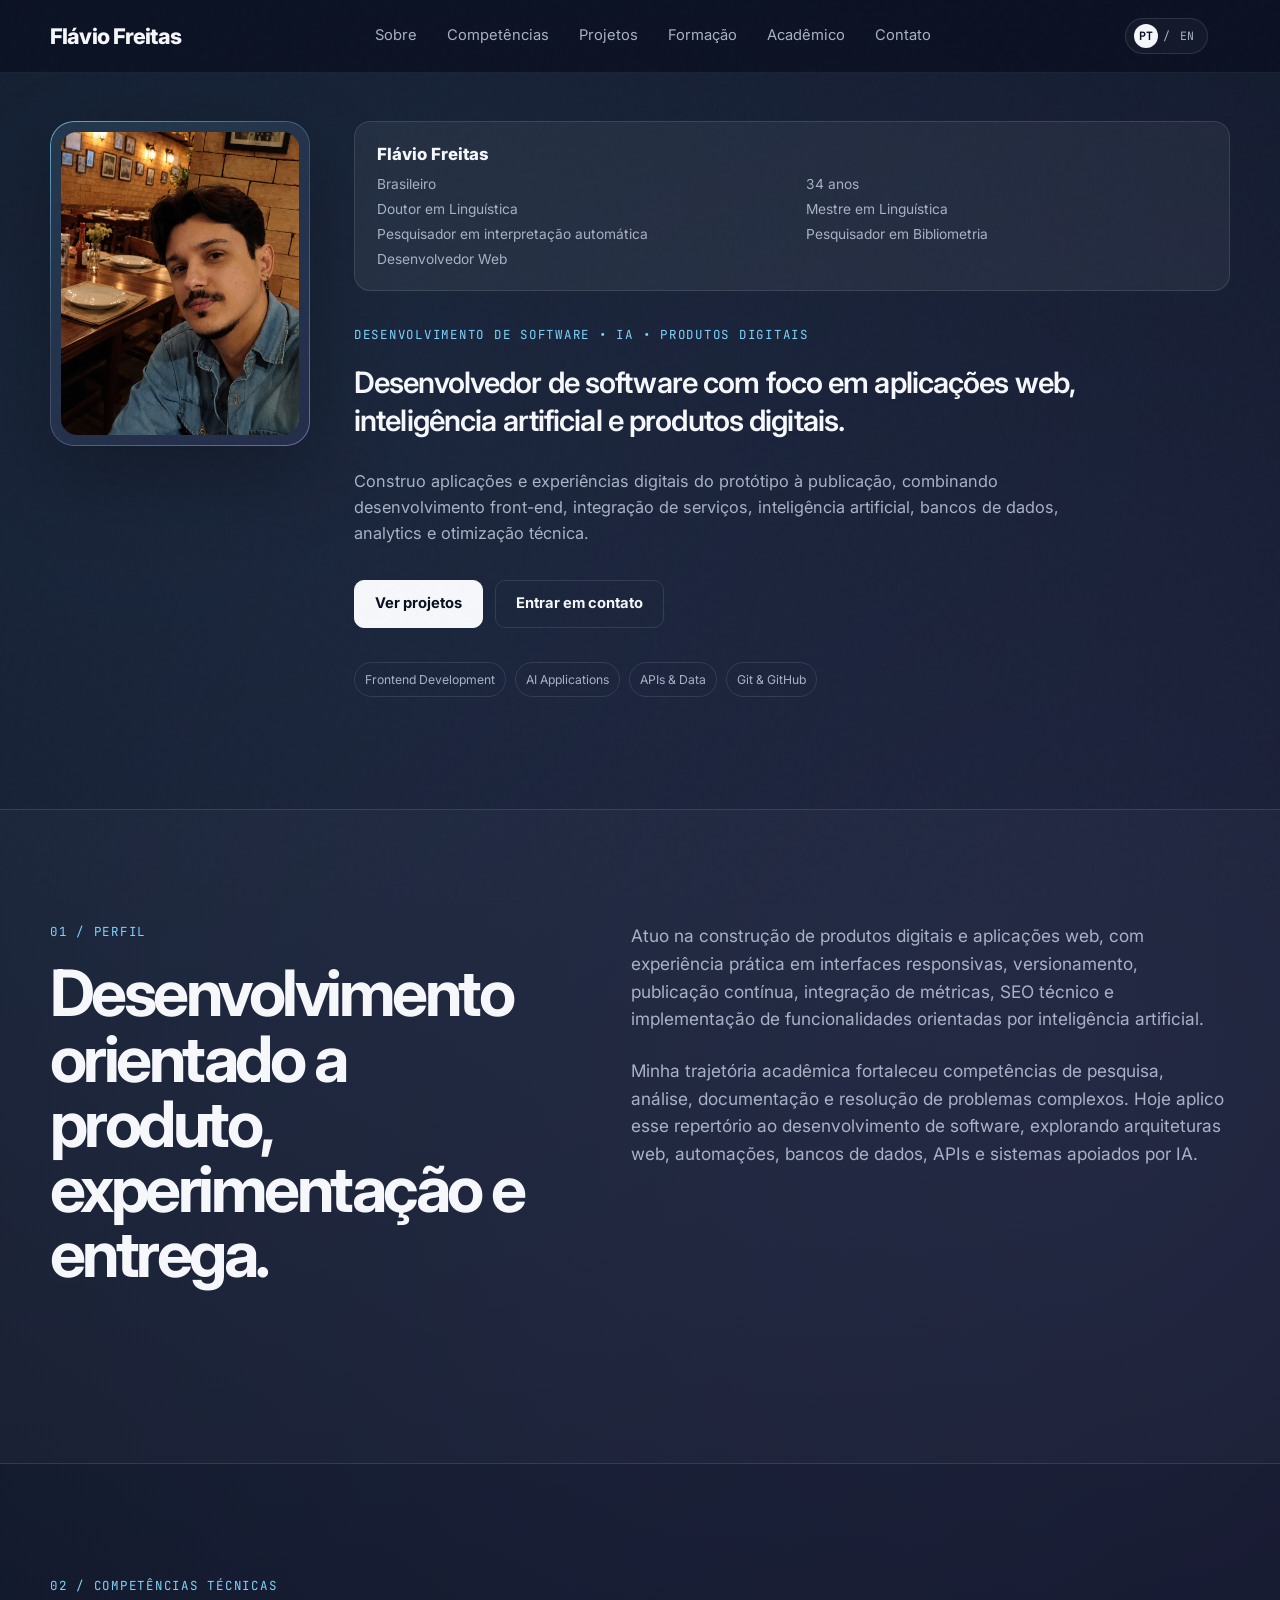
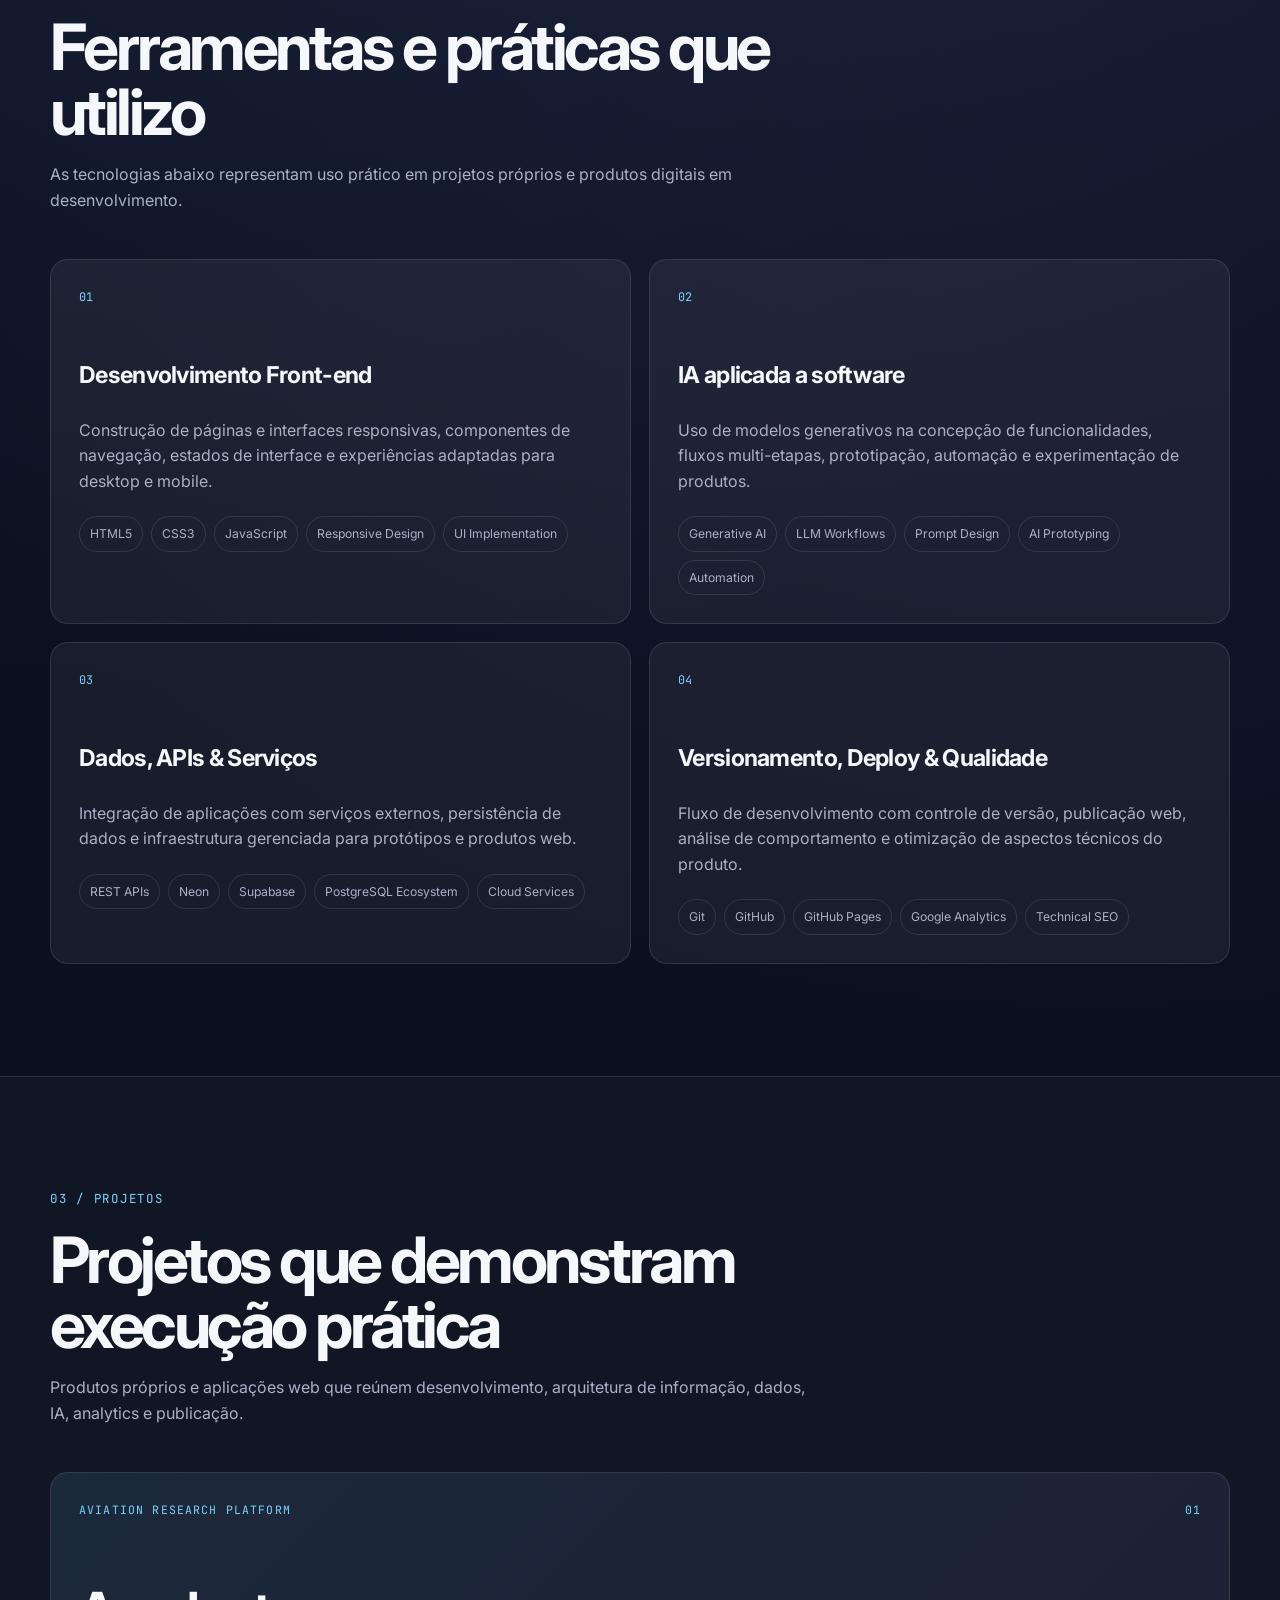
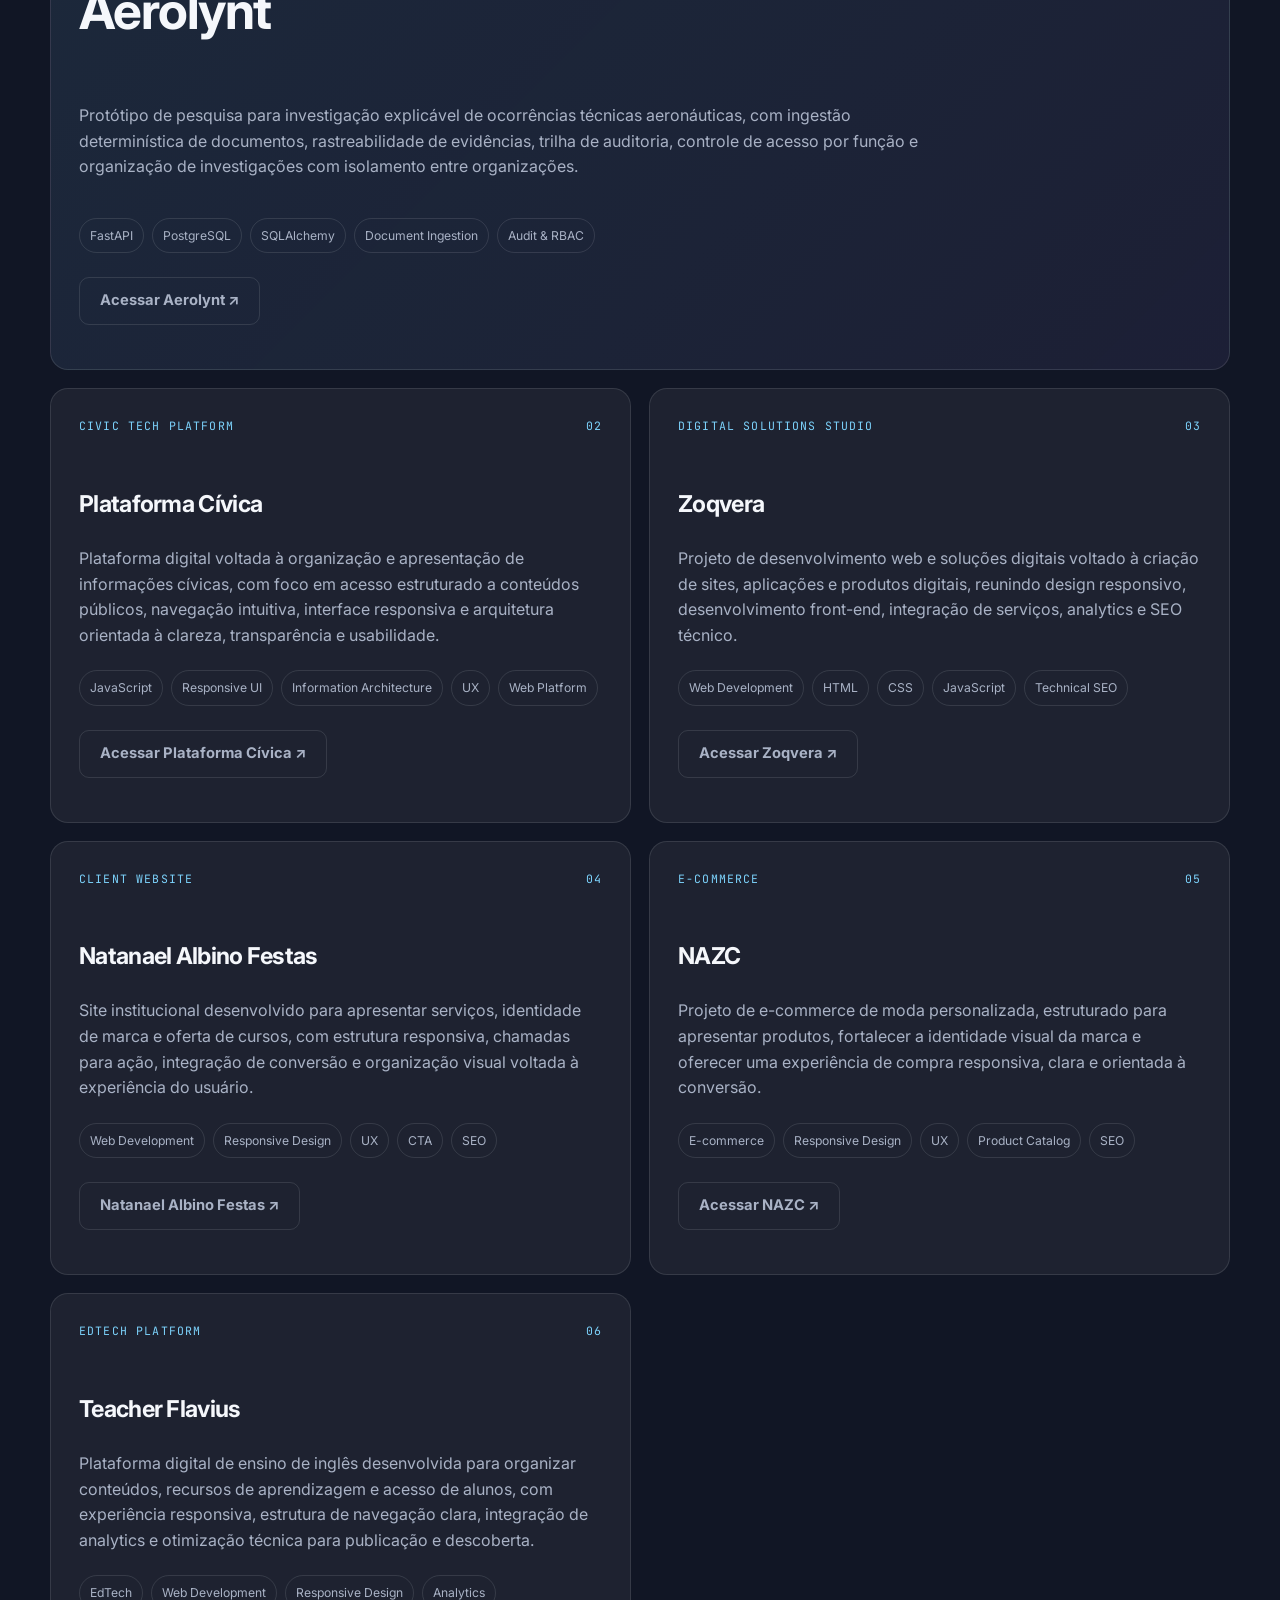
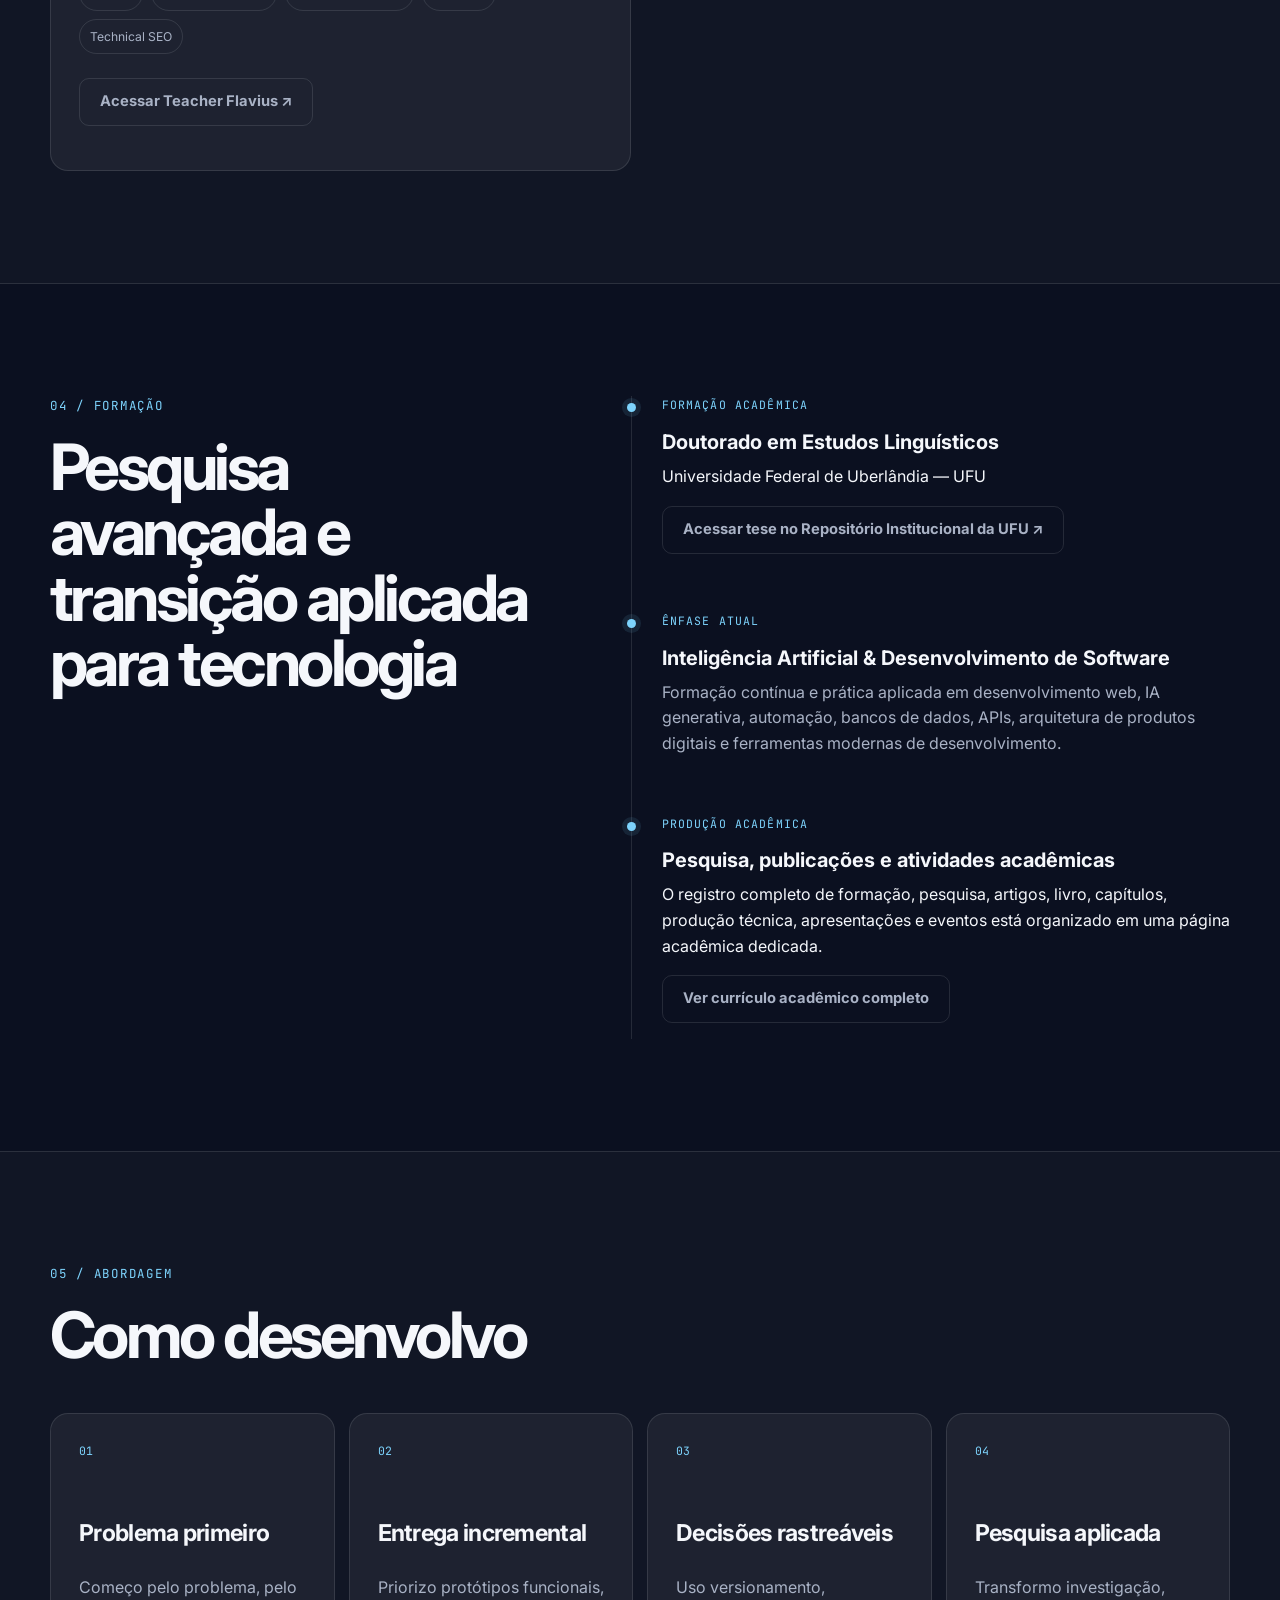
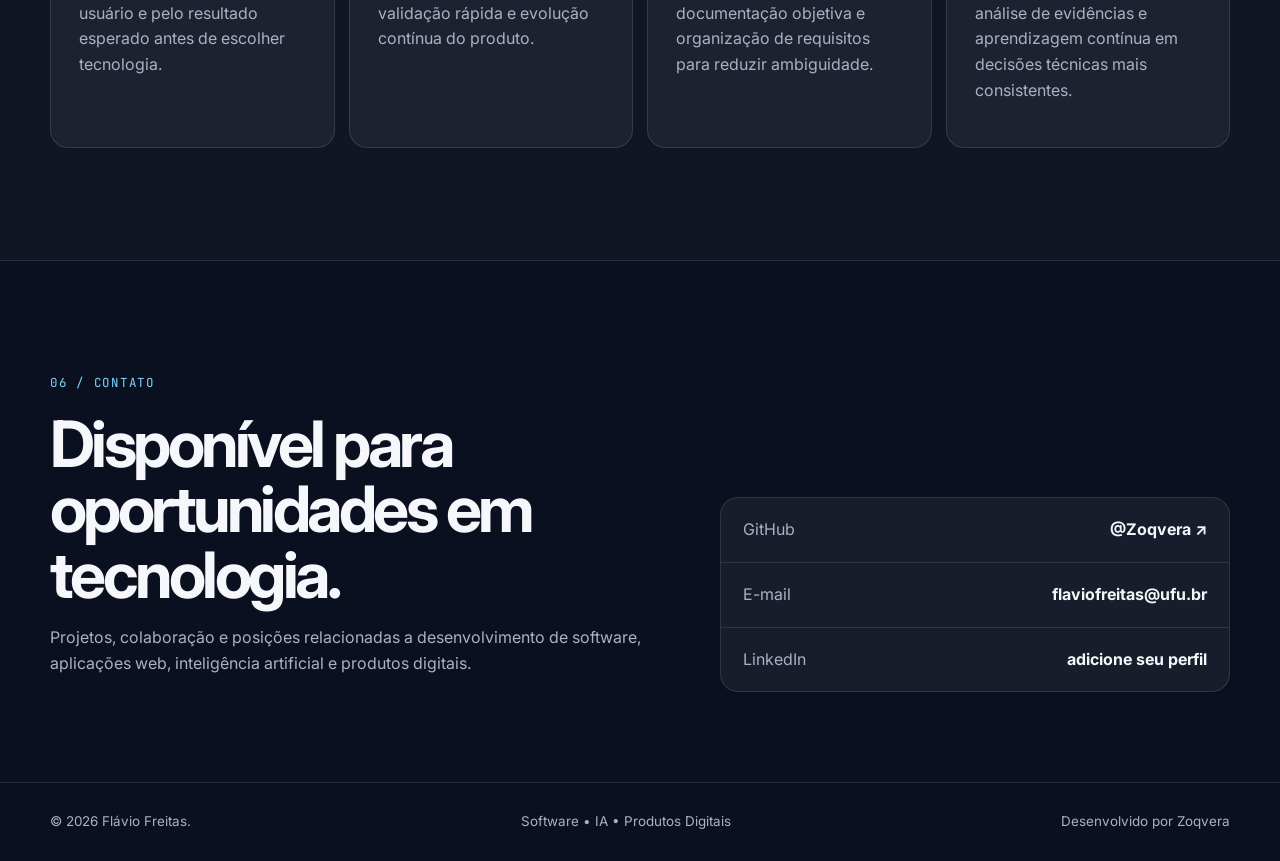
<file: index.html>
<!DOCTYPE html>
<html lang="pt-BR">
<head>
  <meta charset="UTF-8" />
  <meta name="viewport" content="width=device-width, initial-scale=1.0" />
  <meta name="google-site-verification" content="cIH1tqcOJADhqxYC7yGxFRyToyqBp0pBdZEbv_6iko4" />
  <title>Flávio Freitas | Desenvolvedor Web, IA e Produtos Digitais</title>
  <meta name="description" content="Currículo e portfólio de Flávio Freitas: desenvolvimento web, inteligência artificial, aplicações digitais, pesquisa acadêmica e projetos de software." />
  <meta name="robots" content="index, follow, max-image-preview:large, max-snippet:-1, max-video-preview:-1" />
  <meta name="author" content="Flávio de Sousa Freitas" />
  <meta name="theme-color" content="#0b1020" />

  <link rel="canonical" href="https://zoqvera.github.io/Resume-Flavio-Freitas/" />

  <meta property="og:type" content="website" />
  <meta property="og:locale" content="pt_BR" />
  <meta property="og:title" content="Flávio Freitas | Desenvolvedor Web, IA e Produtos Digitais" />
  <meta property="og:description" content="Portfólio profissional de Flávio Freitas com projetos em desenvolvimento web, inteligência artificial, produtos digitais e pesquisa acadêmica." />
  <meta property="og:url" content="https://zoqvera.github.io/Resume-Flavio-Freitas/" />
  <meta property="og:site_name" content="Flávio Freitas" />
  <meta property="og:image" content="https://zoqvera.github.io/Resume-Flavio-Freitas/assets/profile_picture.png" />
  <meta property="og:image:alt" content="Retrato profissional de Flávio Freitas" />

  <meta name="twitter:card" content="summary_large_image" />
  <meta name="twitter:title" content="Flávio Freitas | Desenvolvedor Web, IA e Produtos Digitais" />
  <meta name="twitter:description" content="Portfólio profissional com projetos em desenvolvimento web, inteligência artificial, produtos digitais e pesquisa acadêmica." />
  <meta name="twitter:image" content="https://zoqvera.github.io/Resume-Flavio-Freitas/assets/profile_picture.png" />

  <script type="application/ld+json">
  {
    "@context": "https://schema.org",
    "@type": "Person",
    "name": "Flávio de Sousa Freitas",
    "alternateName": "Flávio Freitas",
    "url": "https://zoqvera.github.io/Resume-Flavio-Freitas/",
    "image": "https://zoqvera.github.io/Resume-Flavio-Freitas/assets/profile_picture.png",
    "jobTitle": ["Desenvolvedor Web", "Pesquisador"],
    "alumniOf": {
      "@type": "CollegeOrUniversity",
      "name": "Universidade Federal de Uberlândia"
    },
    "sameAs": [
      "https://github.com/Zoqvera",
      "https://orcid.org/0000-0002-8972-5870",
      "http://lattes.cnpq.br/7428463010998872"
    ],
    "knowsAbout": [
      "Desenvolvimento web",
      "Inteligência artificial",
      "Produtos digitais",
      "Bibliometria",
      "Interpretação automática"
    ]
  }
  </script>

  <link rel="preconnect" href="https://fonts.googleapis.com">
  <link rel="preconnect" href="https://fonts.gstatic.com" crossorigin>
  <link href="https://fonts.googleapis.com/css2?family=Inter:wght@400;500;600;700;800&family=JetBrains+Mono:wght@500;600&display=swap" rel="stylesheet">
  <link rel="stylesheet" href="styles.css" />
</head>
<body>
  <div class="noise" aria-hidden="true"></div>

  <header class="site-header">
    <div class="container nav-wrap">
      <a class="brand" href="#top" aria-label="Ir para o início">Flávio Freitas</a>
      <nav class="nav" aria-label="Navegação principal">
        <a href="#sobre">Sobre</a>
        <a href="#competencias">Competências</a>
        <a href="#projetos">Projetos</a>
        <a href="#formacao">Formação</a>
        <a href="academic.html">Acadêmico</a>
        <a href="#contato">Contato</a>
      </nav>
      <button class="menu-button" aria-label="Abrir menu" aria-expanded="false">☰</button>
    </div>
  </header>

  <main id="top">
    <section class="hero section">
      <div class="container hero-grid">
        <div class="profile-photo-wrap reveal">
          <div class="photo-frame compact-photo">
            <img src="assets/profile_picture.png" alt="Retrato profissional de Flávio Freitas" />
          </div>
        </div>

        <div class="hero-content reveal">
          <div class="profile-summary">
            <p class="profile-name">Flávio Freitas</p>
            <p>Brasileiro</p>
            <p>34 anos</p>
            <p>Doutor em Linguística</p>
            <p>Mestre em Linguística</p>
            <p>Pesquisador em interpretação automática</p>
            <p>Pesquisador em Bibliometria</p>
            <p>Desenvolvedor Web</p>
          </div>

          <div class="hero-copy">
            <p class="eyebrow">DESENVOLVIMENTO DE SOFTWARE • IA • PRODUTOS DIGITAIS</p>
            <h1 class="headline">Desenvolvedor de software com foco em aplicações web, inteligência artificial e produtos digitais.</h1>
            <p class="hero-text">Construo aplicações e experiências digitais do protótipo à publicação, combinando desenvolvimento front-end, integração de serviços, inteligência artificial, bancos de dados, analytics e otimização técnica.</p>
            <div class="hero-actions">
              <a class="button primary" href="#projetos">Ver projetos</a>
              <a class="button secondary" href="#contato">Entrar em contato</a>
            </div>
            <div class="hero-tags" aria-label="Principais áreas">
              <span>Frontend Development</span>
              <span>AI Applications</span>
              <span>APIs & Data</span>
              <span>Git & GitHub</span>
            </div>
          </div>
        </div>
      </div>
    </section>

    <section id="sobre" class="section alt-section">
      <div class="container split-grid">
        <div class="section-heading reveal">
          <p class="eyebrow">01 / PERFIL</p>
          <h2>Desenvolvimento orientado a produto, experimentação e entrega.</h2>
        </div>
        <div class="prose reveal">
          <p>Atuo na construção de produtos digitais e aplicações web, com experiência prática em interfaces responsivas, versionamento, publicação contínua, integração de métricas, SEO técnico e implementação de funcionalidades orientadas por inteligência artificial.</p>
          <p>Minha trajetória acadêmica fortaleceu competências de pesquisa, análise, documentação e resolução de problemas complexos. Hoje aplico esse repertório ao desenvolvimento de software, explorando arquiteturas web, automações, bancos de dados, APIs e sistemas apoiados por IA.</p>
        </div>
      </div>
    </section>

    <section id="competencias" class="section">
      <div class="container">
        <div class="section-heading reveal">
          <p class="eyebrow">02 / COMPETÊNCIAS TÉCNICAS</p>
          <h2>Ferramentas e práticas que utilizo</h2>
          <p class="section-intro">As tecnologias abaixo representam uso prático em projetos próprios e produtos digitais em desenvolvimento.</p>
        </div>
        <div class="skills-grid">
          <article class="skill-card reveal"><div class="skill-number">01</div><h3>Desenvolvimento Front-end</h3><p>Construção de páginas e interfaces responsivas, componentes de navegação, estados de interface e experiências adaptadas para desktop e mobile.</p><div class="chips"><span>HTML5</span><span>CSS3</span><span>JavaScript</span><span>Responsive Design</span><span>UI Implementation</span></div></article>
          <article class="skill-card reveal"><div class="skill-number">02</div><h3>IA aplicada a software</h3><p>Uso de modelos generativos na concepção de funcionalidades, fluxos multi-etapas, prototipação, automação e experimentação de produtos.</p><div class="chips"><span>Generative AI</span><span>LLM Workflows</span><span>Prompt Design</span><span>AI Prototyping</span><span>Automation</span></div></article>
          <article class="skill-card reveal"><div class="skill-number">03</div><h3>Dados, APIs & Serviços</h3><p>Integração de aplicações com serviços externos, persistência de dados e infraestrutura gerenciada para protótipos e produtos web.</p><div class="chips"><span>REST APIs</span><span>Neon</span><span>Supabase</span><span>PostgreSQL Ecosystem</span><span>Cloud Services</span></div></article>
          <article class="skill-card reveal"><div class="skill-number">04</div><h3>Versionamento, Deploy & Qualidade</h3><p>Fluxo de desenvolvimento com controle de versão, publicação web, análise de comportamento e otimização de aspectos técnicos do produto.</p><div class="chips"><span>Git</span><span>GitHub</span><span>GitHub Pages</span><span>Google Analytics</span><span>Technical SEO</span></div></article>
        </div>
      </div>
    </section>

    <section id="projetos" class="section alt-section">
      <div class="container">
        <div class="section-heading reveal">
          <p class="eyebrow">03 / PROJETOS</p>
          <h2>Projetos que demonstram execução prática</h2>
          <p class="section-intro">Produtos próprios e aplicações web que reúnem desenvolvimento, arquitetura de informação, dados, IA, analytics e publicação.</p>
        </div>

        <div class="projects-grid">
          <article class="project-card featured reveal">
            <div class="project-meta"><span>AVIATION RESEARCH PLATFORM</span><span>01</span></div>
            <h3>Aerolynt</h3>
            <p>Protótipo de pesquisa para investigação explicável de ocorrências técnicas aeronáuticas, com ingestão determinística de documentos, rastreabilidade de evidências, trilha de auditoria, controle de acesso por função e organização de investigações com isolamento entre organizações.</p>
            <div class="project-stack"><span>FastAPI</span><span>PostgreSQL</span><span>SQLAlchemy</span><span>Document Ingestion</span><span>Audit & RBAC</span></div>
            <p style="margin-top:24px;"><a class="button secondary" href="https://aerolynt.com" target="_blank" rel="noopener noreferrer">Acessar Aerolynt ↗</a></p>
          </article>

          <article class="project-card reveal">
            <div class="project-meta"><span>CIVIC TECH PLATFORM</span><span>02</span></div>
            <h3>Plataforma Cívica</h3>
            <p>Plataforma digital voltada à organização e apresentação de informações cívicas, com foco em acesso estruturado a conteúdos públicos, navegação intuitiva, interface responsiva e arquitetura orientada à clareza, transparência e usabilidade.</p>
            <div class="project-stack"><span>JavaScript</span><span>Responsive UI</span><span>Information Architecture</span><span>UX</span><span>Web Platform</span></div>
            <p style="margin-top:24px;"><a class="button secondary" href="https://plataformacivica.org/" target="_blank" rel="noopener noreferrer">Acessar Plataforma Cívica ↗</a></p>
          </article>

          <article class="project-card reveal">
            <div class="project-meta"><span>DIGITAL SOLUTIONS STUDIO</span><span>03</span></div>
            <h3>Zoqvera</h3>
            <p>Projeto de desenvolvimento web e soluções digitais voltado à criação de sites, aplicações e produtos digitais, reunindo design responsivo, desenvolvimento front-end, integração de serviços, analytics e SEO técnico.</p>
            <div class="project-stack"><span>Web Development</span><span>HTML</span><span>CSS</span><span>JavaScript</span><span>Technical SEO</span></div>
            <p style="margin-top:24px;"><a class="button secondary" href="https://zoqvera.com" target="_blank" rel="noopener noreferrer">Acessar Zoqvera ↗</a></p>
          </article>

          <article class="project-card reveal">
            <div class="project-meta"><span>CLIENT WEBSITE</span><span>04</span></div>
            <h3>Natanael Albino Festas</h3>
            <p>Site institucional desenvolvido para apresentar serviços, identidade de marca e oferta de cursos, com estrutura responsiva, chamadas para ação, integração de conversão e organização visual voltada à experiência do usuário.</p>
            <div class="project-stack"><span>Web Development</span><span>Responsive Design</span><span>UX</span><span>CTA</span><span>SEO</span></div>
            <p style="margin-top:24px;"><a class="button secondary" href="https://natanaelalbinofestas.com/" target="_blank" rel="noopener noreferrer">Natanael Albino Festas ↗</a></p>
          </article>

          <article class="project-card reveal">
            <div class="project-meta"><span>E-COMMERCE</span><span>05</span></div>
            <h3>NAZC</h3>
            <p>Projeto de e-commerce de moda personalizada, estruturado para apresentar produtos, fortalecer a identidade visual da marca e oferecer uma experiência de compra responsiva, clara e orientada à conversão.</p>
            <div class="project-stack"><span>E-commerce</span><span>Responsive Design</span><span>UX</span><span>Product Catalog</span><span>SEO</span></div>
            <p style="margin-top:24px;"><a class="button secondary" href="https://nazc.shop" target="_blank" rel="noopener noreferrer">Acessar NAZC ↗</a></p>
          </article>

          <article class="project-card reveal">
            <div class="project-meta"><span>EDTECH PLATFORM</span><span>06</span></div>
            <h3>Teacher Flavius</h3>
            <p>Plataforma digital de ensino de inglês desenvolvida para organizar conteúdos, recursos de aprendizagem e acesso de alunos, com experiência responsiva, estrutura de navegação clara, integração de analytics e otimização técnica para publicação e descoberta.</p>
            <div class="project-stack"><span>EdTech</span><span>Web Development</span><span>Responsive Design</span><span>Analytics</span><span>Technical SEO</span></div>
            <p style="margin-top:24px;"><a class="button secondary" href="https://teacherflavius.com" target="_blank" rel="noopener noreferrer">Acessar Teacher Flavius ↗</a></p>
          </article>
        </div>
      </div>
    </section>

    <section id="formacao" class="section">
      <div class="container split-grid">
        <div class="section-heading reveal"><p class="eyebrow">04 / FORMAÇÃO</p><h2>Pesquisa avançada e transição aplicada para tecnologia</h2></div>
        <div class="timeline reveal">
          <div class="timeline-item"><span class="timeline-marker"></span><div><p class="timeline-label">FORMAÇÃO ACADÊMICA</p><h3>Doutorado em Estudos Linguísticos</h3><p>Universidade Federal de Uberlândia — UFU</p><p style="margin-top:16px"><a class="button secondary" href="https://repositorio.ufu.br/handle/123456789/50213" target="_blank" rel="noopener noreferrer">Acessar tese no Repositório Institucional da UFU ↗</a></p></div></div>
          <div class="timeline-item"><span class="timeline-marker"></span><div><p class="timeline-label">ÊNFASE ATUAL</p><h3>Inteligência Artificial & Desenvolvimento de Software</h3><p>Formação contínua e prática aplicada em desenvolvimento web, IA generativa, automação, bancos de dados, APIs, arquitetura de produtos digitais e ferramentas modernas de desenvolvimento.</p></div></div>
          <div class="timeline-item"><span class="timeline-marker"></span><div><p class="timeline-label">PRODUÇÃO ACADÊMICA</p><h3>Pesquisa, publicações e atividades acadêmicas</h3><p>O registro completo de formação, pesquisa, artigos, livro, capítulos, produção técnica, apresentações e eventos está organizado em uma página acadêmica dedicada.</p><p style="margin-top:16px"><a class="button secondary" href="academic.html">Ver currículo acadêmico completo</a></p></div></div>
        </div>
      </div>
    </section>

    <section id="diferenciais" class="section alt-section">
      <div class="container"><div class="section-heading reveal"><p class="eyebrow">05 / ABORDAGEM</p><h2>Como desenvolvo</h2></div><div class="principles-grid"><div class="principle reveal"><span>01</span><h3>Problema primeiro</h3><p>Começo pelo problema, pelo usuário e pelo resultado esperado antes de escolher tecnologia.</p></div><div class="principle reveal"><span>02</span><h3>Entrega incremental</h3><p>Priorizo protótipos funcionais, validação rápida e evolução contínua do produto.</p></div><div class="principle reveal"><span>03</span><h3>Decisões rastreáveis</h3><p>Uso versionamento, documentação objetiva e organização de requisitos para reduzir ambiguidade.</p></div><div class="principle reveal"><span>04</span><h3>Pesquisa aplicada</h3><p>Transformo investigação, análise de evidências e aprendizagem contínua em decisões técnicas mais consistentes.</p></div></div></div>
    </section>

    <section id="contato" class="section contact-section"><div class="container contact-grid"><div class="reveal"><p class="eyebrow">06 / CONTATO</p><h2>Disponível para oportunidades em tecnologia.</h2><p>Projetos, colaboração e posições relacionadas a desenvolvimento de software, aplicações web, inteligência artificial e produtos digitais.</p></div><div class="contact-card reveal"><a href="https://github.com/Zoqvera" target="_blank" rel="noopener noreferrer"><span>GitHub</span><strong>@Zoqvera ↗</strong></a><a id="direct-contact" href="mailto:flaviofreitas@ufu.br"><span>E-mail</span><strong>flaviofreitas@ufu.br</strong></a><div class="contact-placeholder"><span>LinkedIn</span><strong>adicione seu perfil</strong></div></div></div></section>
  </main>

  <footer class="footer"><div class="container footer-inner"><p>© <span id="year"></span> Flávio Freitas.</p><p>Software • IA • Produtos Digitais</p><p>Desenvolvido por <a href="https://zoqvera.com" target="_blank" rel="noopener noreferrer">Zoqvera</a></p></div></footer>
  <script src="script.js"></script>
</body>
</html>
</file>
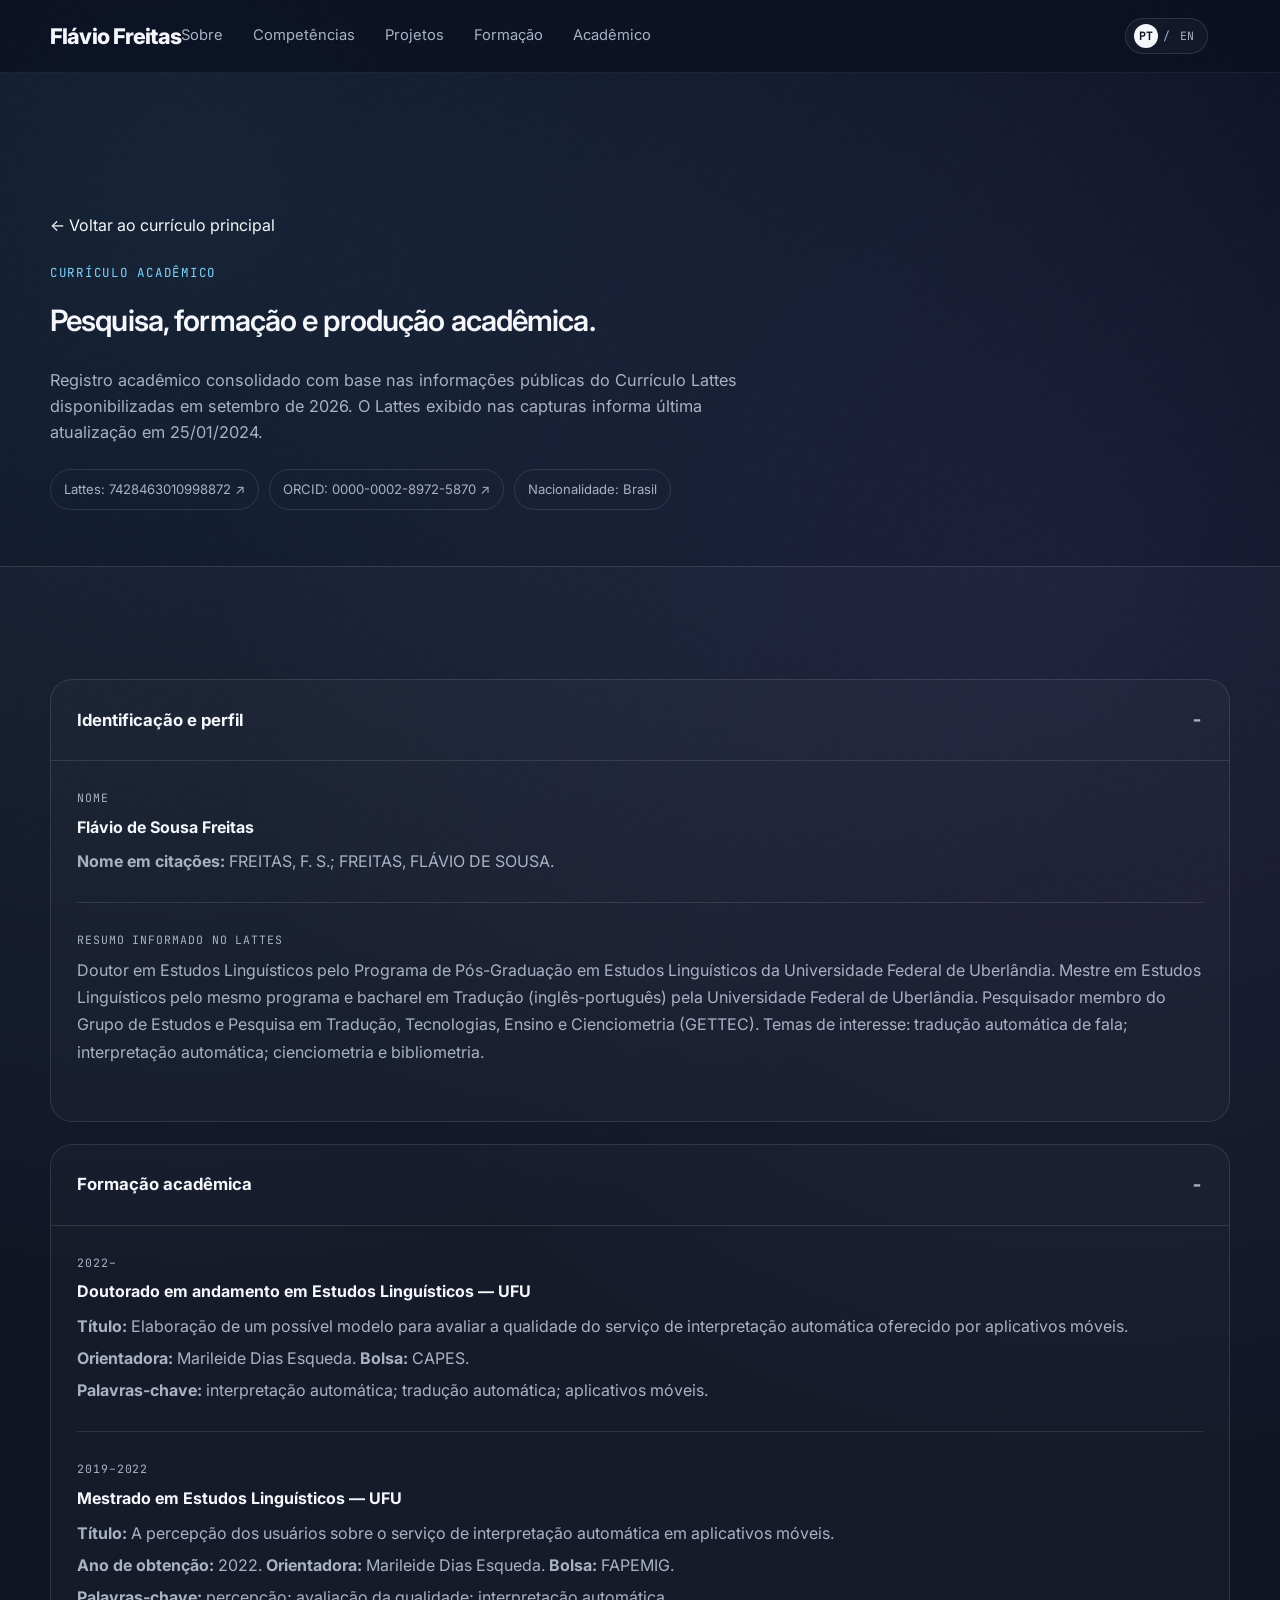
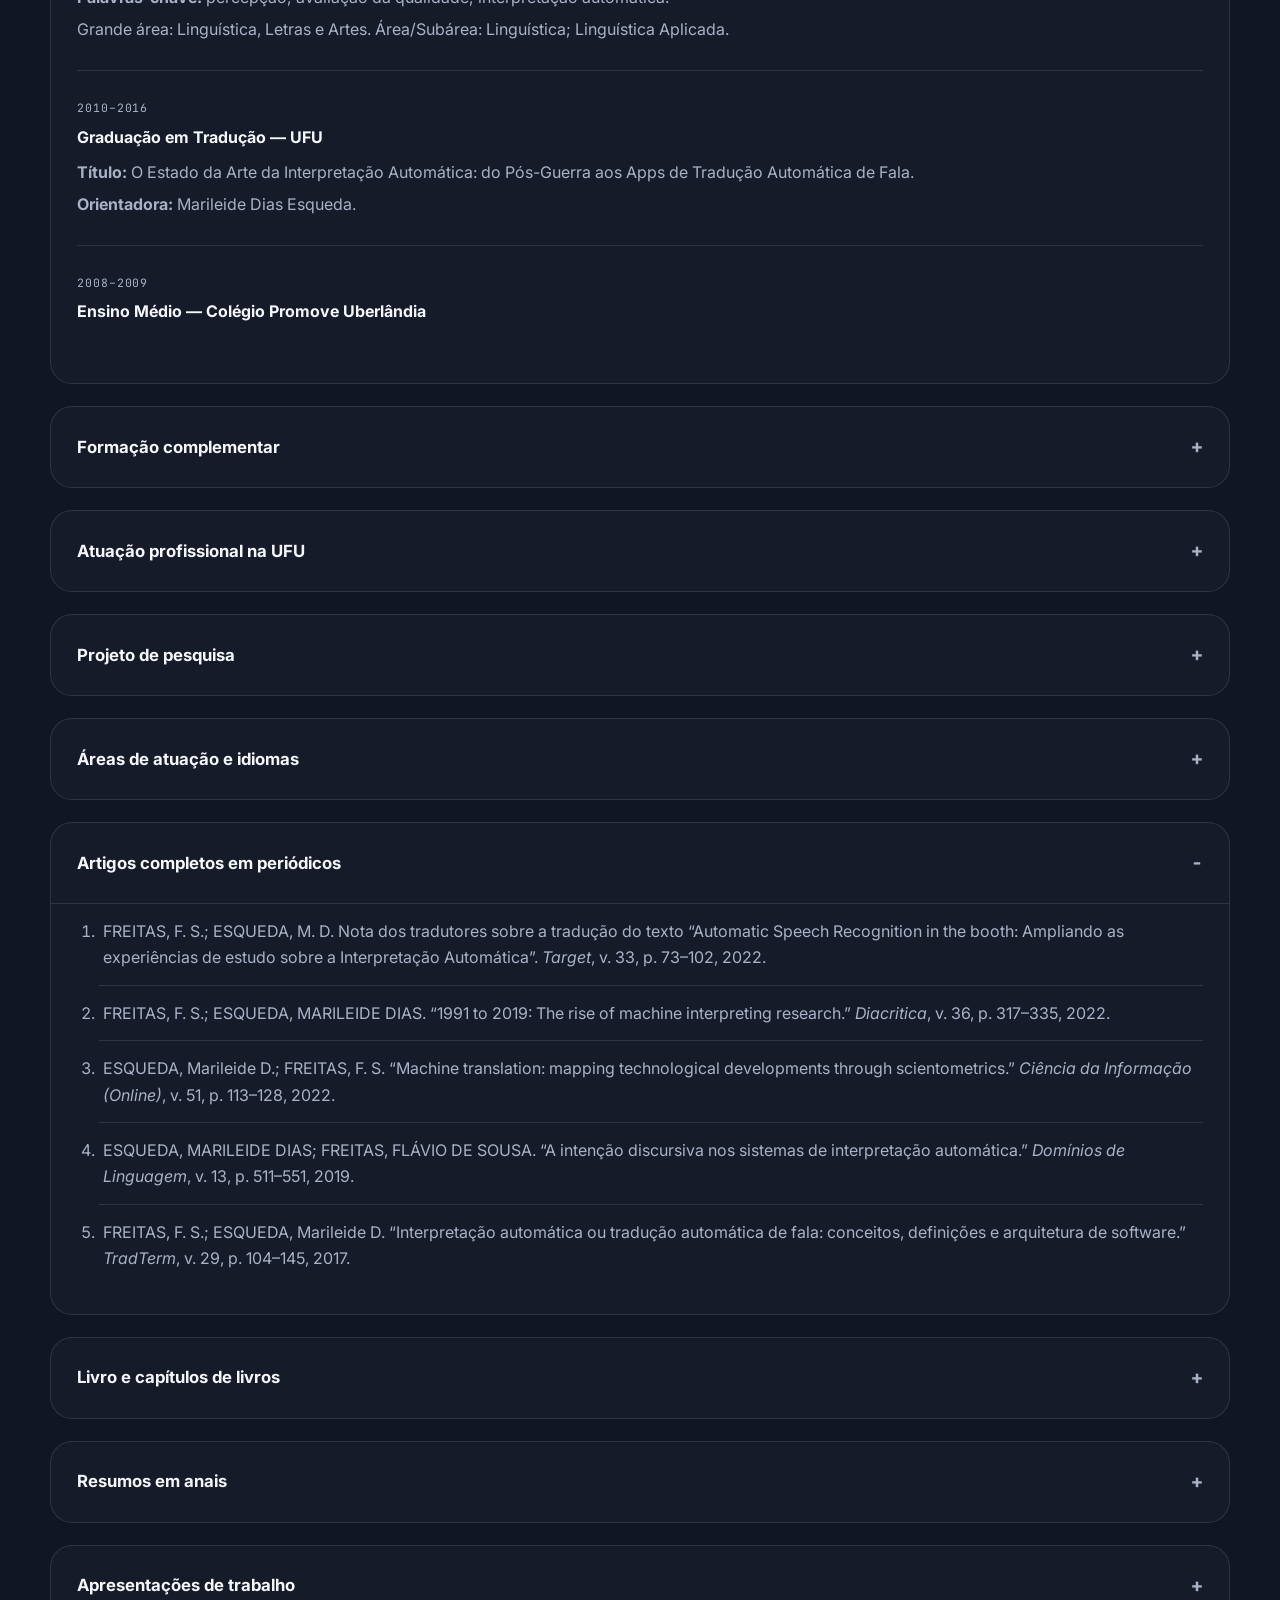
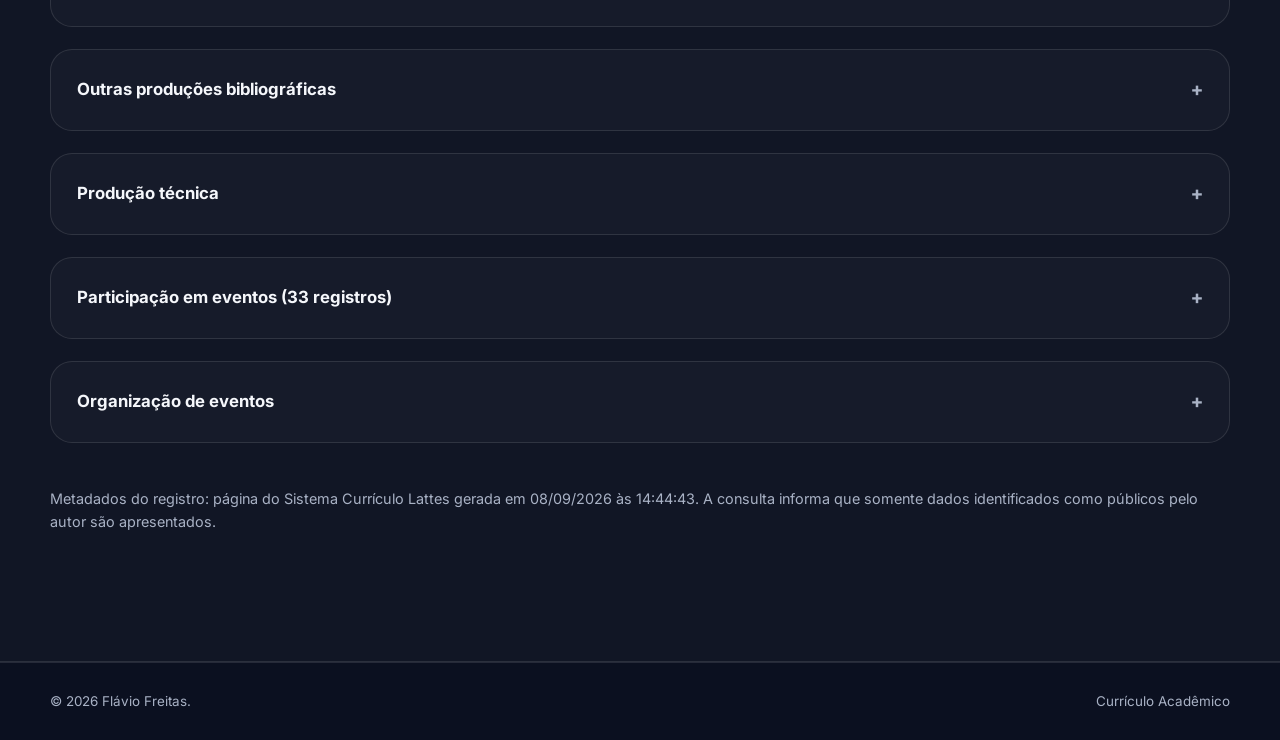
<file: academic.html>
<!DOCTYPE html>
<html lang="pt-BR">
<head>
  <meta charset="UTF-8" />
  <meta name="viewport" content="width=device-width, initial-scale=1.0" />
  <meta name="description" content="Currículo acadêmico de Flávio de Sousa Freitas: formação, pesquisa, publicações, produção técnica e eventos." />
  <meta name="theme-color" content="#0b1020" />
  <title>Flávio Freitas | Currículo Acadêmico</title>
  <link rel="preconnect" href="https://fonts.googleapis.com">
  <link rel="preconnect" href="https://fonts.gstatic.com" crossorigin>
  <link href="https://fonts.googleapis.com/css2?family=Inter:wght@400;500;600;700;800&family=JetBrains+Mono:wght@500;600&display=swap" rel="stylesheet">
  <link rel="stylesheet" href="styles.css" />
  <style>
    .academic-hero{padding-top:140px;padding-bottom:56px}.academic-hero .headline{max-width:900px}.academic-meta{display:flex;flex-wrap:wrap;gap:10px;margin-top:24px}.academic-meta a,.academic-meta span{border:1px solid var(--line);border-radius:999px;padding:9px 13px;color:var(--muted);text-decoration:none;font-size:.82rem}.academic-meta a:hover{color:var(--text);border-color:var(--text)}.academic-layout{display:grid;grid-template-columns:minmax(0,1fr);gap:22px}.academic-section{border:1px solid var(--line);border-radius:22px;background:rgba(255,255,255,.025);overflow:hidden}.academic-section>summary{cursor:pointer;list-style:none;padding:24px 26px;display:flex;align-items:center;justify-content:space-between;gap:20px;font-weight:700;font-size:1.05rem}.academic-section>summary::-webkit-details-marker{display:none}.academic-section>summary::after{content:'+';font-family:'JetBrains Mono',monospace;color:var(--muted);font-size:1.25rem}.academic-section[open]>summary::after{content:'−'}.academic-content{padding:0 26px 28px;border-top:1px solid var(--line)}.academic-item{padding:22px 0;border-bottom:1px solid var(--line)}.academic-item:last-child{border-bottom:0}.academic-item h3{margin:0 0 8px;font-size:1rem}.academic-item p,.academic-item li{color:var(--muted);line-height:1.7}.academic-item p{margin:5px 0}.academic-item ul,.academic-item ol{margin:10px 0 0;padding-left:21px}.academic-label{font-family:'JetBrains Mono',monospace;font-size:.72rem;letter-spacing:.08em;text-transform:uppercase;color:var(--accent);margin-bottom:7px!important}.publication-list{margin:0;padding-left:22px}.publication-list li{padding:14px 0 14px 4px;border-bottom:1px solid var(--line);color:var(--muted);line-height:1.65}.publication-list li:last-child{border-bottom:0}.academic-note{margin-top:22px;color:var(--muted);font-size:.9rem;line-height:1.65}.back-link{display:inline-flex;align-items:center;gap:8px;color:var(--text);text-decoration:none;margin-bottom:24px}.language-switcher.static{display:flex;align-items:center;gap:5px;margin-left:auto;margin-right:22px;padding:5px 8px;border:1px solid var(--line);border-radius:999px;background:rgba(255,255,255,.035);color:var(--muted);font-family:'JetBrains Mono',monospace;font-size:.72rem}.language-button{appearance:none;border:0;background:transparent;color:var(--muted);cursor:pointer;padding:3px 5px;border-radius:999px;font:inherit}.language-button.active{color:var(--bg);background:var(--text);font-weight:700}@media(max-width:720px){.academic-hero{padding-top:105px}.academic-section>summary,.academic-content{padding-left:18px;padding-right:18px}.language-switcher.static{margin-left:auto;margin-right:10px}.nav a.academic-nav-link{display:none}}
  </style>
</head>
<body>
  <div class="noise" aria-hidden="true"></div>
  <header class="site-header">
    <div class="container nav-wrap">
      <a class="brand" href="index.html" aria-label="Voltar ao currículo principal">Flávio Freitas</a>
      <nav class="nav" aria-label="Navegação principal">
        <a href="index.html#sobre" data-pt="Sobre" data-en="About">Sobre</a>
        <a href="index.html#competencias" data-pt="Competências" data-en="Skills">Competências</a>
        <a href="index.html#projetos" data-pt="Projetos" data-en="Projects">Projetos</a>
        <a href="index.html#formacao" data-pt="Formação" data-en="Education">Formação</a>
        <a class="academic-nav-link" href="academic.html" data-pt="Acadêmico" data-en="Academic">Acadêmico</a>
      </nav>
      <div class="language-switcher static" aria-label="Language / Idioma">
        <button type="button" class="language-button" data-lang="pt">PT</button><span>/</span><button type="button" class="language-button" data-lang="en">EN</button>
      </div>
      <button class="menu-button" aria-label="Abrir menu" aria-expanded="false">☰</button>
    </div>
  </header>

  <main>
    <section class="academic-hero section">
      <div class="container reveal visible">
        <a class="back-link" href="index.html" data-pt="← Voltar ao currículo principal" data-en="← Back to main resume">← Voltar ao currículo principal</a>
        <p class="eyebrow" data-pt="CURRÍCULO ACADÊMICO" data-en="ACADEMIC CV">CURRÍCULO ACADÊMICO</p>
        <p class="headline" data-pt="Pesquisa, formação e produção acadêmica." data-en="Research, education, and academic output.">Pesquisa, formação e produção acadêmica.</p>
        <p class="hero-text" data-pt="Registro acadêmico consolidado com base nas informações públicas do Currículo Lattes disponibilizadas em setembro de 2026. O Lattes exibido nas capturas informa última atualização em 25/01/2024." data-en="Consolidated academic record based on the public information from the Lattes CV made available in September 2026. The captured Lattes page reports its last update as January 25, 2024.">Registro acadêmico consolidado com base nas informações públicas do Currículo Lattes disponibilizadas em setembro de 2026. O Lattes exibido nas capturas informa última atualização em 25/01/2024.</p>
        <div class="academic-meta">
          <a href="http://lattes.cnpq.br/7428463010998872" target="_blank" rel="noopener noreferrer">Lattes: 7428463010998872 ↗</a>
          <a href="https://orcid.org/0000-0002-8972-5870" target="_blank" rel="noopener noreferrer">ORCID: 0000-0002-8972-5870 ↗</a>
          <span data-pt="Nacionalidade: Brasil" data-en="Nationality: Brazil">Nacionalidade: Brasil</span>
        </div>
      </div>
    </section>

    <section class="section alt-section">
      <div class="container academic-layout">
        <details class="academic-section" open>
          <summary><span data-pt="Identificação e perfil" data-en="Identity and academic profile">Identificação e perfil</span></summary>
          <div class="academic-content">
            <div class="academic-item"><p class="academic-label" data-pt="Nome" data-en="Name">Nome</p><h3>Flávio de Sousa Freitas</h3><p><strong data-pt="Nome em citações:" data-en="Citation names:">Nome em citações:</strong> FREITAS, F. S.; FREITAS, FLÁVIO DE SOUSA.</p></div>
            <div class="academic-item"><p class="academic-label" data-pt="Resumo informado no Lattes" data-en="Lattes summary">Resumo informado no Lattes</p><p data-pt="Doutorando em Estudos Linguísticos pelo Programa de Pós-Graduação em Estudos Linguísticos da Universidade Federal de Uberlândia. Mestre em Estudos Linguísticos pelo mesmo programa e bacharel em Tradução (inglês-português) pela Universidade Federal de Uberlândia. Pesquisador membro do Grupo de Estudos e Pesquisa em Tradução, Tecnologias, Ensino e Cienciometria (GETTEC). Temas de interesse: tradução automática de fala; interpretação automática; cienciometria e bibliometria." data-en="Doctoral candidate in Linguistic Studies in the Graduate Program in Linguistic Studies at the Federal University of Uberlândia. Master's degree in Linguistic Studies from the same program and bachelor's degree in Translation (English-Portuguese) from the Federal University of Uberlândia. Researcher and member of GETTEC — Research Group on Translation, Technologies, Teaching, and Scientometrics. Research interests: automatic speech translation, machine interpreting, scientometrics, and bibliometrics.">Doutorando em Estudos Linguísticos pelo Programa de Pós-Graduação em Estudos Linguísticos da Universidade Federal de Uberlândia. Mestre em Estudos Linguísticos pelo mesmo programa e bacharel em Tradução (inglês-português) pela Universidade Federal de Uberlândia. Pesquisador membro do Grupo de Estudos e Pesquisa em Tradução, Tecnologias, Ensino e Cienciometria (GETTEC). Temas de interesse: tradução automática de fala; interpretação automática; cienciometria e bibliometria.</p></div>
          </div>
        </details>

        <details class="academic-section" open>
          <summary><span data-pt="Formação acadêmica" data-en="Academic education">Formação acadêmica</span></summary>
          <div class="academic-content">
            <div class="academic-item"><p class="academic-label">2022–</p><h3 data-pt="Doutorado em andamento em Estudos Linguísticos — UFU" data-en="PhD in progress in Linguistic Studies — UFU">Doutorado em andamento em Estudos Linguísticos — UFU</h3><p><strong data-pt="Título:" data-en="Title:">Título:</strong> Elaboração de um possível modelo para avaliar a qualidade do serviço de interpretação automática oferecido por aplicativos móveis.</p><p><strong data-pt="Orientadora:" data-en="Advisor:">Orientadora:</strong> Marileide Dias Esqueda. <strong data-pt="Bolsa:" data-en="Funding:">Bolsa:</strong> CAPES.</p><p><strong data-pt="Palavras-chave:" data-en="Keywords:">Palavras-chave:</strong> interpretação automática; tradução automática; aplicativos móveis.</p></div>
            <div class="academic-item"><p class="academic-label">2019–2022</p><h3 data-pt="Mestrado em Estudos Linguísticos — UFU" data-en="Master's degree in Linguistic Studies — UFU">Mestrado em Estudos Linguísticos — UFU</h3><p><strong data-pt="Título:" data-en="Title:">Título:</strong> A percepção dos usuários sobre o serviço de interpretação automática em aplicativos móveis.</p><p><strong data-pt="Ano de obtenção:" data-en="Year awarded:">Ano de obtenção:</strong> 2022. <strong data-pt="Orientadora:" data-en="Advisor:">Orientadora:</strong> Marileide Dias Esqueda. <strong data-pt="Bolsa:" data-en="Funding:">Bolsa:</strong> FAPEMIG.</p><p><strong data-pt="Palavras-chave:" data-en="Keywords:">Palavras-chave:</strong> percepção; avaliação da qualidade; interpretação automática.</p><p data-pt="Grande área: Linguística, Letras e Artes. Área/Subárea: Linguística; Linguística Aplicada." data-en="Major field: Linguistics, Languages and Arts. Area/Subarea: Linguistics; Applied Linguistics.">Grande área: Linguística, Letras e Artes. Área/Subárea: Linguística; Linguística Aplicada.</p></div>
            <div class="academic-item"><p class="academic-label">2010–2016</p><h3 data-pt="Graduação em Tradução — UFU" data-en="Bachelor's degree in Translation — UFU">Graduação em Tradução — UFU</h3><p><strong data-pt="Título:" data-en="Title:">Título:</strong> O Estado da Arte da Interpretação Automática: do Pós-Guerra aos Apps de Tradução Automática de Fala.</p><p><strong data-pt="Orientadora:" data-en="Advisor:">Orientadora:</strong> Marileide Dias Esqueda.</p></div>
            <div class="academic-item"><p class="academic-label">2008–2009</p><h3 data-pt="Ensino Médio — Colégio Promove Uberlândia" data-en="High School — Colégio Promove Uberlândia">Ensino Médio — Colégio Promove Uberlândia</h3></div>
          </div>
        </details>

        <details class="academic-section">
          <summary><span data-pt="Formação complementar" data-en="Additional education">Formação complementar</span></summary>
          <div class="academic-content"><ol class="publication-list"><li>2021 — Algoritmos e Lógica de Programação do básico ao avançado (33h), Geek University.</li><li>2020 — Conhecendo minha nova sala de aula (10h), Universidade Federal de Uberlândia.</li><li>2013–2014 — Extensão universitária em Línguas Modernas (540h), Universidade de Coimbra, Portugal.</li></ol></div>
        </details>

        <details class="academic-section">
          <summary><span data-pt="Atuação profissional na UFU" data-en="Professional appointments at UFU">Atuação profissional na UFU</span></summary>
          <div class="academic-content"><ol class="publication-list">
            <li>2021–Atual — Bolsista; Monitor; carga horária 16. Outras informações: VIII Congresso Latino-Americano de Formação de Professores de Línguas.</li>
            <li>2019–Atual — Bolsista; Pesquisador; carga horária 40; dedicação exclusiva. Outras informações: Mestrado em Estudos Linguísticos.</li>
            <li>2023 — Bolsista; Monitoria; carga horária 40.</li>
            <li>2020 — Bolsista; Monitor; dedicação exclusiva. Outras informações: XVIII Seminário de Pesquisa em Linguística e Linguística Aplicada.</li>
            <li>2019 — Monitor. Outras informações: VIII SIELP — Simpósio Internacional de Ensino de Língua Portuguesa.</li>
            <li>2019 — Bolsista; Monitor; dedicação exclusiva. Outras informações: XVII SEPELLA — Seminário de Pesquisa em Linguística e Linguística Aplicada 2019.</li>
            <li>2015 — Bolsista; Monitor; carga horária 12. Monitoria Remunerada da disciplina Prática de Tradução: textos literários do curso de Tradução, sob orientação de Daniel Padilha Pacheco da Costa.</li>
            <li>2015 — Monitor. Outras informações: III Seminário de História e Cultura: Gênero e Historiografia.</li>
            <li>2013–2014 — Bolsista; Pesquisador. Projeto “Philip Sidney e Augustus Buchner: comparação das poéticas An Apologie for Poetrie (1595) e Anleitung zur deutschen Poeterey (1665) — o estudo da base retórica nas poéticas renascentistas e barrocas e a reconstrução do diálogo com a Antiguidade Clássica”, sob orientação de Stefano Paschoal.</li>
            <li>2012 — Bolsista; Pesquisador no mesmo projeto sobre Philip Sidney e Augustus Buchner, sob orientação de Stefano Paschoal.</li>
            <li>2011 — Monitor. Outras informações: XIII Simpósio Nacional de Letras e Linguística e III Simpósio Internacional de Letras e Linguística.</li>
          </ol></div>
        </details>

        <details class="academic-section">
          <summary><span data-pt="Projeto de pesquisa" data-en="Research project">Projeto de pesquisa</span></summary>
          <div class="academic-content"><div class="academic-item"><p class="academic-label">2019–Atual</p><h3>Estudos e Pesquisa em Tradução, Tecnologias, Ensino e Cienciometria — GETTEC</h3><p data-pt="Grupo vinculado ao PPGEL/UFU, voltado a estudos em Tradução e Interpretação, com foco em análises bibliométricas e cienciométricas para conhecer a produção científica das áreas e contribuir para a formação de tradutores e pesquisadores." data-en="Research group linked to PPGEL/UFU, focused on Translation and Interpreting Studies, especially bibliometric and scientometric analyses designed to map scientific output and contribute to the education of translators and researchers.">Grupo vinculado ao PPGEL/UFU, voltado a estudos em Tradução e Interpretação, com foco em análises bibliométricas e cienciométricas para conhecer a produção científica das áreas e contribuir para a formação de tradutores e pesquisadores.</p><p data-pt="Situação: em andamento. Natureza: pesquisa. Alunos envolvidos: graduação (1), mestrado acadêmico (4), doutorado (3)." data-en="Status: ongoing. Type: research. Students involved: undergraduate (1), master's (4), doctoral (3).">Situação: em andamento. Natureza: pesquisa. Alunos envolvidos: graduação (1), mestrado acadêmico (4), doutorado (3).</p><p><strong data-pt="Integrantes:" data-en="Members:">Integrantes:</strong> Flávio de Sousa Freitas; Marileide Dias Esqueda (coordenadora); Rayanne Silva Barbosa; Stefany Alves; Gabriel Albuquerque Ferreira; José Luiz Vila Real Gonçalvez; Daniel Antonio de Sousa Alves.</p></div></div>
        </details>

        <details class="academic-section">
          <summary><span data-pt="Áreas de atuação e idiomas" data-en="Fields and languages">Áreas de atuação e idiomas</span></summary>
          <div class="academic-content"><div class="academic-item"><p><strong data-pt="Área de atuação:" data-en="Field:">Área de atuação:</strong> Linguística, Letras e Artes / Linguística / Linguística.</p></div><div class="academic-item"><p><strong data-pt="Português:" data-en="Portuguese:">Português:</strong> <span data-pt="compreende bem, fala bem, lê bem, escreve bem." data-en="good comprehension, speaking, reading, and writing.">compreende bem, fala bem, lê bem, escreve bem.</span></p><p><strong data-pt="Inglês:" data-en="English:">Inglês:</strong> <span data-pt="compreende bem, fala bem, lê bem, escreve bem." data-en="good comprehension, speaking, reading, and writing.">compreende bem, fala bem, lê bem, escreve bem.</span></p><p><strong data-pt="Espanhol:" data-en="Spanish:">Espanhol:</strong> <span data-pt="compreende bem, fala razoavelmente, lê bem, escreve pouco." data-en="good comprehension and reading; fair speaking; limited writing.">compreende bem, fala razoavelmente, lê bem, escreve pouco.</span></p></div></div>
        </details>

        <details class="academic-section" open>
          <summary><span data-pt="Artigos completos em periódicos" data-en="Peer-reviewed journal articles">Artigos completos em periódicos</span></summary>
          <div class="academic-content"><ol class="publication-list">
            <li>FREITAS, F. S.; ESQUEDA, M. D. Nota dos tradutores sobre a tradução do texto “Automatic Speech Recognition in the booth: Ampliando as experiências de estudo sobre a Interpretação Automática”. <em>Target</em>, v. 33, p. 73–102, 2022.</li>
            <li>FREITAS, F. S.; ESQUEDA, MARILEIDE DIAS. “1991 to 2019: The rise of machine interpreting research.” <em>Diacritica</em>, v. 36, p. 317–335, 2022.</li>
            <li>ESQUEDA, Marileide D.; FREITAS, F. S. “Machine translation: mapping technological developments through scientometrics.” <em>Ciência da Informação (Online)</em>, v. 51, p. 113–128, 2022.</li>
            <li>ESQUEDA, MARILEIDE DIAS; FREITAS, FLÁVIO DE SOUSA. “A intenção discursiva nos sistemas de interpretação automática.” <em>Domínios de Linguagem</em>, v. 13, p. 511–551, 2019.</li>
            <li>FREITAS, F. S.; ESQUEDA, Marileide D. “Interpretação automática ou tradução automática de fala: conceitos, definições e arquitetura de software.” <em>TradTerm</em>, v. 29, p. 104–145, 2017.</li>
          </ol></div>
        </details>

        <details class="academic-section">
          <summary><span data-pt="Livro e capítulos de livros" data-en="Book and book chapters">Livro e capítulos de livros</span></summary>
          <div class="academic-content"><div class="academic-item"><p class="academic-label" data-pt="Livro" data-en="Book">Livro</p><ol class="publication-list"><li>FREITAS, F. S.; ESQUEDA, M. D. <em>Tradução e Interpretação Automáticas: origens.</em> 1. ed. Curitiba: Editora CRV, 2020. v. 1. 100 p.</li></ol></div><div class="academic-item"><p class="academic-label" data-pt="Capítulos" data-en="Chapters">Capítulos</p><ol class="publication-list"><li>FREITAS, FLÁVIO DE SOUSA; ESQUEDA, MARILEIDE DIAS. “Visualizing machine translation developments: number from the IEEE Xplore database.” In: Marileide Dias Esqueda (Org.). <em>Bibliometric and Scientometric Investigations in Translation and Interpreting Studies.</em> Curitiba: CRV, 2022, p. 91–112.</li><li>FREITAS, FLÁVIO DE SOUSA. “Machine interpreting: a scientometric study from 1991 to the present.” In: Marileide Dias Esqueda (Org.). <em>Bibliometric and Scientometric Investigations in Translation and Interpreting Studies.</em> Curitiba: CRV, 2022, p. 113–148.</li><li>FREITAS, F. S. “Um estudo bibliométrico com artigos sobre interpretação automática: 1991–2019.” In: Marileide Dias Esqueda (Org.). <em>Estudos Bibliométricos e Cienciométricos em Tradução: tendências, métodos e aplicações.</em> Curitiba: CRV, 2020, p. 65–100.</li><li>FREITAS, F. S.; ESQUEDA, M. D. “Tecnologias e ferramentas aplicadas à bibliometria e cienciometria.” In: Marileide Dias Esqueda (Org.). <em>Estudos Bibliométricos e Cienciométricos em Tradução: tendências, métodos e aplicações.</em> Curitiba: CRV, 2020, p. 35–64.</li></ol></div></div>
        </details>

        <details class="academic-section">
          <summary><span data-pt="Resumos em anais" data-en="Conference proceedings abstracts">Resumos em anais</span></summary>
          <div class="academic-content"><div class="academic-item"><p class="academic-label" data-pt="Resumos expandidos" data-en="Extended abstracts">Resumos expandidos</p><ol class="publication-list"><li>FREITAS, F. S.; ESQUEDA, Marileide D. “Descrição e análise das percepções e expectativas de usuários brasileiros de serviços de interpretação automática oferecidos por aplicativos móveis da App Store.” XIX Seminário de Pesquisa em Linguística e Linguística Aplicada, 2021, Uberlândia. Livro de Resumos, v. 1, p. 210–211.</li><li>BRITO, C. C. P.; PEREIRA, A. B.; FREITAS, F. S.; GUISARDI, C. M. A. A.; WALCHAN, I.; SANTANA, S. C. B. “Expectativas dos usuários brasileiros de serviços de interpretação automática oferecidos por cinco aplicativos móveis da App Store.” XVIII Seminário de Pesquisa em Linguística e Linguística Aplicada, 2020, Uberlândia. Linguagem e (Re)existência, p. 97–98.</li><li>FREITAS, F. S. “O desempenho da interpretação automática (IA) em um experimento prático com um app de tradução on-line de fala.” Linguagem e Resistência, 2019, Uberlândia. Caderno de Resumos.</li></ol></div><div class="academic-item"><p class="academic-label" data-pt="Resumos publicados" data-en="Published abstracts">Resumos publicados</p><ol class="publication-list"><li>FREITAS, FLÁVIO DE SOUSA. “Multidisciplinar e colaborativa: uma proposta de mapeando das relações de coautoria em Linguística Aplicada.” JATRADI, 2023, Uberlândia, p. 51–52.</li><li>FREITAS, F. S. “Elaboração de um modelo para avaliar a qualidade do serviço de interpretação automática oferecido por aplicativos móveis.” Seminário de Pesquisa em Linguística e Linguística Aplicada 2022, p. 203–204.</li><li>FREITAS, F. S.; ESQUEDA, MARILEIDE DIAS. “Resultados preliminares da descrição e análise das percepções e expectativas de usuários brasileiros de serviços de interpretação automática oferecidos por aplicativos móveis da App Store.” XL Semana do Tradutor; III Simpósio Internacional de Tradução, 2021, p. 55–56.</li><li>FREITAS, F. S. “Percepções e expectativas de usuários brasileiros de aplicativos móveis de interpretação automática.” XI Semana de Letras: letras em conexão, 2021, p. 85–86.</li></ol></div></div>
        </details>

        <details class="academic-section">
          <summary><span data-pt="Apresentações de trabalho" data-en="Conference presentations">Apresentações de trabalho</span></summary>
          <div class="academic-content"><ol class="publication-list"><li>“Multidisciplinar e colaborativa: uma proposta de mapeando das relações de coautoria em Linguística Aplicada.” 2023.</li><li>“Elaboração de um modelo de avaliação da qualidade da interpretação automática em aplicativos móveis.” 2023.</li><li>“Elaboração de um modelo para avaliar a qualidade do serviço de interpretação automática oferecido por aplicativos móveis.” 2022.</li><li>“Da interpretação automática à Cienciometria — um percurso em construção.” 2021.</li><li>FREITAS, F. S.; ESQUEDA, M. D. “Resultados preliminares da descrição e análise das percepções e expectativas de usuários brasileiros de serviço de interpretação automática oferecidos por aplicativos móveis da App Store.” 2021.</li><li>“Expectativas dos usuários brasileiros de serviços de interpretação automática oferecidos por cinco aplicativos móveis da App Store.” 2020.</li><li>“Interpretação automática: do pós-guerra aos apps de tradução automática de fala.” 2019.</li><li>“O Desempenho da Interpretação Automática (IA) em um Experimento Prático com um App de Tradução On-line de Fala.” 2019.</li><li>“Interpretação automática ou tradução automática de fala: conceitos, definições e arquitetura de software.” 2016.</li><li>“O estado da arte da Interpretação Automática: do pós-guerra aos apps de reconhecimento automático de fala.” 2015.</li></ol></div>
        </details>

        <details class="academic-section">
          <summary><span data-pt="Outras produções bibliográficas" data-en="Other bibliographic output">Outras produções bibliográficas</span></summary>
          <div class="academic-content"><ol class="publication-list"><li>ESQUEDA, Marileide D.; FREITAS, F. S.; FERREIRA, G. A.; ALVES, D. A. S. “Uma revisão cienciométrica das pesquisas nos Estudos da Tradução no século XXI.” John Benjamins, 2023. Tradução/Artigo.</li><li>SOUZA, V. V. S.; FREITAS, F. S.; FERREIRA, G. A.; SILVA, I. L.; NASCIMENTO, M. R.; CRUZ, R. A. A.; MENEZES, S. F.; SOUZA, T. S. XX Seminário de Pesquisa em Linguística e Linguística Aplicada 2022. Livro de Resumos.</li><li>FREITAS, FLÁVIO DE SOUSA. “Aplicativos móveis de interpretação automática: percepções e expectativas dos usuários brasileiros.” 2022. Dissertação.</li><li>FREITAS, F. S.; ESQUEDA, M. D. “Reconhecimento automático de fala na cabine de interpretação: Avaliação do desempenho do sistema, atuação dos intérpretes e a interpretação de números.” Amsterdam: John Benjamins, 2022. Tradução/Artigo.</li><li>BRITO, C. C. P.; ÁVILA, M. V. D.; GUISARDI, C. M. A. A.; PEREIRA, A. B.; FREITAS, F. S.; WALCHAN, I.; SANTANA, S. C. B. XVIII Seminário de Pesquisa em Linguística e Linguística Aplicada 2020. Livro de Resumos.</li><li>FREITAS, F. S.; ESQUEDA, Marileide D. “Interpretação automática. Problemas em aberto e algumas soluções.” Belo Horizonte: Texto Livre: Linguagem e Tecnologia, 2020. Tradução/Artigo.</li><li>BRITO, C. C. P.; GODOI, E.; SOUZA, B. M. G.; GUISARDI, C. M. A. A.; FREITAS, F. S.; LISBOA, J. V. R.; SOARES, L. C.; NASCIMENTO, M. R.; CHAGAS, L. A.; DIAS, W. F. XVII Seminário de Pesquisa em Linguística e Linguística Aplicada 2019. Livro de Resumos.</li><li>SEVERINO, C. L.; MESQUITA, E. M. C.; FREITAS, F. S.; SOUZA, P. O.; SANTANA, S. C. B.; DIAS, W. F. VIII Simpósio Internacional de Ensino de Língua Portuguesa 2019. Caderno de Resumos.</li><li>FREITAS, F. S.; ESQUEDA, M. D. “Da comunicação à qualidade em interpretação e tradução.” Uberlândia: Letras & Letras, 2019. Tradução/Artigo.</li></ol></div>
        </details>

        <details class="academic-section">
          <summary><span data-pt="Produção técnica" data-en="Technical output">Produção técnica</span></summary>
          <div class="academic-content"><ol class="publication-list"><li>FREITAS, F. S.; ESQUEDA, M. D.; FERREIRA, G. A. “A Cienciometria e os Estudos Linguísticos.” 2022. Curso de curta duração ministrado/Outra.</li><li>FREITAS, F. S.; ESQUEDA, Marileide D.; BARBOSA, R. S.; ALVES, S. “Cienciometria e Estudos Linguísticos.” 2020. Curso de curta duração ministrado/Outra.</li><li>FREITAS, F. S. “Caderno de Resumos do VIII SIELP — Simpósio Internacional de Ensino de Língua Portuguesa.” 2019. Editoração/Anais.</li><li>FREITAS, F. S. VIII SIELP — Simpósio Internacional de Ensino de Língua Portuguesa. 2019. Monitoria.</li></ol></div>
        </details>

        <details class="academic-section">
          <summary><span data-pt="Participação em eventos (33 registros)" data-en="Event participation (33 records)">Participação em eventos (33 registros)</span></summary>
          <div class="academic-content"><ol class="publication-list"><li>Decolonialidade, epistemologias do Sul e rupturas ontoepistêmicas: desaprender e reinventar na universidade. 2022.</li><li>Investigações sobre o ensino de línguas. 2022.</li><li>Ensino Online Colaborativo: Jamboard na prática. 2021.</li><li>III Semana da Informação Científica — SIC: Estilo APA. 2021.</li><li>III SIC: Aplicativos e ferramentas para estudo. 2021.</li><li>III SIC: Mendeley (gerenciador de referências). 2021.</li><li>III SIC: Como publicar em revistas científicas? 2021.</li><li>III SIC: O que é plágio? 2021.</li><li>III SIC: VLex: Informação Jurídica Inteligente. 2021.</li><li>III SIC: Funcionalidades da base de dados Euromonitor. 2021.</li><li>III SIC: ABNT 14724: Apresentação de trabalhos acadêmicos. 2021.</li><li>I Jornada Acadêmica de Tradução e Interpretação JATRADI-UFU 2021.</li><li>Os discursos dos movimentos sociais. 2021.</li><li>Semana Nacional de Letras 2021 — “Percepções e expectativas de usuários brasileiros de aplicativos móveis de interpretação automática.”</li><li>VIII Congresso Latino-americano de Formação de Professores de Línguas — “Formação de Professores de Línguas em Tempos de Crises Sociais: Construindo Reexistências.” 2021.</li><li>XIX SEPELLA — Seminário de Pesquisa em Linguística e Linguística Aplicada. 2021.</li><li>XIX SEPELLA — “Descrição e análise das percepções e expectativas de usuários brasileiros de serviço de interpretação automática oferecidos por aplicativos móveis da App Store.” 2021.</li><li>Jornada da Educação e da Tradução. 2020.</li><li>Palestra “Aulas a distância em tempos de COVID-19: projeto de educação ou improvisação?” 2020.</li><li>Colóquio “A Linguagem em Diferentes Perspectivas Teóricas”. 2019.</li><li>Colóquio “A Sociolinguística Variacionista: Introdução aos fundamentos teóricos e metodológicos”. 2019.</li><li>Colóquio “Linguagem e cognição”. 2019.</li><li>“Dialogismo, Polifonia, Autor-Criador: contribuições de Bakhtin para nosso entendimento do ser-no-mundo.” 2019.</li><li>Translation, Cognition e Neuroscience. 2019.</li><li>VIII SIELP — Simpósio Internacional de Ensino de Língua Portuguesa. 2019.</li><li>XVII Seminário de Pesquisa em Linguística e Linguística Aplicada. 2019.</li><li>III Colóquio de Estudos Discursivos Foucaultianos — Arte, Literatura e Mídia. 2015.</li><li>III Seminário de História e Cultura: Gênero e Historiografia. 2015.</li><li>Minicurso de Legendagem. 2012.</li><li>II Salão de Iniciação Científica do curso de Letras UFU. 2011.</li><li>Minicurso de Audiodescrição e Legendagem para surdos e ensurdecidos. 2011.</li><li>Minicurso de Legendagem. 2011.</li><li>SILEL — Simpósio Nacional de Letras e Linguística. 2011.</li></ol></div>
        </details>

        <details class="academic-section">
          <summary><span data-pt="Organização de eventos" data-en="Event organization">Organização de eventos</span></summary>
          <div class="academic-content"><ol class="publication-list"><li>SILVA, I. A. L.; RIO, L. X.; FREITAS, F. S. Jornada Acadêmica de Tradução e Interpretação (JATRADI). 2023.</li><li>BRITO, C. C. P.; FREITAS, F. S. XXI Seminário de Pesquisa em Linguística e Linguística Aplicada. 2023.</li><li>FREITAS, F. S.; BRITO, C. C. P.; ÂNGELO, R. C.; MIRANDA, A. B.; VASCONCELLOS, A. P. R.; RABELO, A. H. R.; VIEIRA, A. S.; PEREIRA, A. B.; SILVA, A. K. S.; SOUZA, B. M. G.; DRIGHETTI, B.; SANTOS, C. G.; MORAIS, C. F.; GOMES, D. D.; DUARTE, E. A. M.; LEMES, F.; PEDROSA, G. O.; ALMEIDA, H. C.; WALCHAN, I.; SILVA, I. L. II Escola de Verão em Estudos Linguísticos (II EIVEL). 2022.</li><li>SOUZA, V. V. S.; FREITAS, F. S. XX Seminário de Pesquisa em Linguística e Linguística Aplicada. 2022.</li><li>FREITAS, F. S.; BRITO, C. C. P. XIX SEPELLA — Seminário de Pesquisa em Linguística e Linguística Aplicada. 2021.</li><li>BRITO, C. C. P.; ÁVILA, M. V. D.; MARQUES, A. C. M.; PEREIRA, A. B.; REZENDE, B. R. M. P. R.; SOUZA, B. M. G.; DRIGHETTI, B.; SANTOS, C. G.; GUISARDI, C. M. A. A.; GAMA, D. F.; MORAES, E. T. C. R.; LEMES, F.; FREITAS, F. S.; AMADO, G. T. R.; WALCHAN, I.; FAGUNDES, I. Z. Z.; LISBOA, J. V. R.; CALDERON, L. A. G.; SOARES, L. C. XVIII Seminário de Pesquisa em Linguística e Linguística Aplicada. 2020.</li><li>BRITO, C. C. P.; GODOI, E.; SOUZA, B. M. G.; GUISARDI, C. M. A. A.; FREITAS, F. S.; LISBOA, J. V. R.; SOARES, L. C.; NASCIMENTO, M. R.; CHAGAS, L. A.; DIAS, W. F. XVII Seminário de Pesquisa em Linguística e Linguística Aplicada. 2019.</li></ol><div class="academic-item"><p class="academic-label" data-pt="Educação e Popularização de C&T" data-en="Science and technology education and outreach">Educação e Popularização de C&T</p><p>BRITO, C. C. P.; GODOI, E.; SOUZA, B. M. G.; GUISARDI, C. M. A. A.; FREITAS, F. S.; LISBOA, J. V. R.; SOARES, L. C.; NASCIMENTO, M. R.; CHAGAS, L. A.; DIAS, W. F. XVII Seminário de Pesquisa em Linguística e Linguística Aplicada. 2019.</p></div></div>
        </details>

        <p class="academic-note" data-pt="Metadados do registro: página do Sistema Currículo Lattes gerada em 08/09/2026 às 14:44:43. A consulta informa que somente dados identificados como públicos pelo autor são apresentados." data-en="Record metadata: Lattes CV page generated on September 8, 2026 at 14:44:43. The page states that only data identified as public by the author are displayed.">Metadados do registro: página do Sistema Currículo Lattes gerada em 08/09/2026 às 14:44:43. A consulta informa que somente dados identificados como públicos pelo autor são apresentados.</p>
      </div>
    </section>
  </main>

  <footer class="footer"><div class="container footer-inner"><p>© <span id="year"></span> Flávio Freitas.</p><p data-pt="Currículo Acadêmico" data-en="Academic CV">Currículo Acadêmico</p></div></footer>
  <script src="academic.js"></script>
</body>
</html>
</file>
<file: styles.css>
:root {
  --bg: #0b1020;
  --bg-soft: #11182d;
  --panel: rgba(255,255,255,.055);
  --panel-strong: rgba(255,255,255,.085);
  --text: #f5f7fb;
  --muted: #a9b2c5;
  --line: rgba(255,255,255,.11);
  --accent: #7dd3fc;
  --accent-2: #a78bfa;
  --max: 1180px;
}

* { box-sizing: border-box; }
html { scroll-behavior: smooth; }
body {
  margin: 0;
  font-family: 'Inter', sans-serif;
  background:
    radial-gradient(circle at 15% 5%, rgba(125,211,252,.10), transparent 28%),
    radial-gradient(circle at 85% 15%, rgba(167,139,250,.10), transparent 25%),
    var(--bg);
  color: var(--text);
  line-height: 1.6;
}
a { color: inherit; text-decoration: none; }
img { max-width: 100%; display: block; }
code { font-family: 'JetBrains Mono', monospace; font-size: .85em; }

.noise {
  pointer-events: none;
  position: fixed;
  inset: 0;
  opacity: .025;
  z-index: 999;
  background-image: url("data:image/svg+xml,%3Csvg viewBox='0 0 180 180' xmlns='http://www.w3.org/2000/svg'%3E%3Cfilter id='n'%3E%3CfeTurbulence type='fractalNoise' baseFrequency='.8' numOctaves='3' stitchTiles='stitchTiles'/%3E%3C/filter%3E%3Crect width='100%25' height='100%25' filter='url(%23n)' opacity='.55'/%3E%3C/svg%3E");
}

.container { width: min(calc(100% - 40px), var(--max)); margin: 0 auto; }
.section { padding: 112px 0; }
.alt-section { background: rgba(255,255,255,.022); border-block: 1px solid var(--line); }

.site-header {
  position: sticky;
  top: 0;
  z-index: 50;
  background: rgba(11,16,32,.78);
  backdrop-filter: blur(16px);
  border-bottom: 1px solid rgba(255,255,255,.07);
}
.nav-wrap { height: 72px; display: flex; align-items: center; justify-content: space-between; }
.brand { font-size: 1.35rem; font-weight: 800; letter-spacing: -.04em; }
.brand span { color: var(--accent); }
.nav { display: flex; gap: 30px; }
.nav a { color: var(--muted); font-size: .92rem; transition: .2s ease; }
.nav a:hover { color: var(--text); }
.menu-button { display: none; background: transparent; color: var(--text); border: 0; font-size: 1.5rem; }

.hero { min-height: auto; display: block; padding-top: 48px; }
.hero-grid { display: grid; grid-template-columns: 260px 1fr; gap: 44px; align-items: start; }
.profile-photo-wrap { position: sticky; top: 104px; }
.photo-frame {
  position: relative;
  border: 1px solid var(--line);
  border-radius: 24px;
  padding: 10px;
  background: linear-gradient(145deg, rgba(125,211,252,.12), rgba(167,139,250,.08));
  box-shadow: 0 30px 80px rgba(0,0,0,.28);
}
.compact-photo { width: 100%; aspect-ratio: 4 / 5; }
.compact-photo img { width: 100%; height: 100%; object-fit: cover; object-position: center; border-radius: 16px; }
.photo-frame::before { content: ''; position: absolute; inset: -1px; border-radius: 24px; padding: 1px; background: linear-gradient(145deg, rgba(125,211,252,.7), transparent 45%, rgba(167,139,250,.5)); -webkit-mask: linear-gradient(#fff 0 0) content-box, linear-gradient(#fff 0 0); -webkit-mask-composite: xor; mask-composite: exclude; pointer-events: none; }

.hero-content { min-width: 0; }
.profile-summary {
  display: grid;
  grid-template-columns: repeat(2, minmax(0, 1fr));
  gap: 5px 28px;
  padding: 20px 22px;
  margin-bottom: 34px;
  border: 1px solid var(--line);
  border-radius: 16px;
  background: var(--panel);
}
.profile-summary p { margin: 0; color: var(--muted); font-size: .86rem; line-height: 1.45; }
.profile-summary .profile-name { color: var(--text); font-size: 1.05rem; font-weight: 800; grid-column: 1 / -1; margin-bottom: 4px; }

.eyebrow {
  font-family: 'JetBrains Mono', monospace;
  color: var(--accent);
  font-size: .78rem;
  letter-spacing: .14em;
  margin: 0 0 18px;
}
h1, h2, h3, p { margin-top: 0; }
h1 { font-size: clamp(4rem, 8vw, 7.6rem); line-height: .92; letter-spacing: -.075em; margin-bottom: 28px; }
h1 span { display: block; color: transparent; -webkit-text-stroke: 1px rgba(245,247,251,.72); }
.headline { font-size: clamp(1.3rem, 2.3vw, 2rem); line-height: 1.3; max-width: 760px; font-weight: 600; letter-spacing: -.03em; }
.hero-text { max-width: 720px; color: var(--muted); font-size: 1.02rem; }
.hero-actions { display: flex; gap: 12px; margin: 34px 0; flex-wrap: wrap; }
.button { display: inline-flex; align-items: center; justify-content: center; min-height: 48px; padding: 0 20px; border-radius: 10px; font-weight: 700; font-size: .92rem; border: 1px solid var(--line); transition: .2s ease; }
.button.primary { background: var(--text); color: var(--bg); border-color: var(--text); }
.button.secondary { background: transparent; }
.button:hover { transform: translateY(-2px); }
.hero-tags { display: flex; gap: 9px; flex-wrap: wrap; }
.hero-tags span, .chips span, .project-stack span { border: 1px solid var(--line); border-radius: 999px; padding: 7px 10px; color: var(--muted); font-size: .76rem; }

.split-grid { display: grid; grid-template-columns: .9fr 1.1fr; gap: 90px; align-items: start; }
.section-heading { max-width: 760px; margin-bottom: 46px; }
h2 { font-size: clamp(2.4rem, 5vw, 4.6rem); line-height: 1.02; letter-spacing: -.055em; margin-bottom: 18px; }
.section-intro, .prose p { color: var(--muted); }
.prose { font-size: 1.08rem; }
.prose p { margin-bottom: 24px; }

.skills-grid { display: grid; grid-template-columns: repeat(2, 1fr); gap: 18px; }
.skill-card, .project-card, .principle { border: 1px solid var(--line); background: var(--panel); border-radius: 18px; padding: 28px; transition: .25s ease; }
.skill-card:hover, .project-card:hover, .principle:hover { transform: translateY(-4px); background: var(--panel-strong); border-color: rgba(125,211,252,.28); }
.skill-number { font-family: 'JetBrains Mono', monospace; color: var(--accent); font-size: .74rem; margin-bottom: 50px; }
.skill-card h3, .project-card h3, .principle h3 { font-size: 1.45rem; letter-spacing: -.03em; }
.skill-card p, .project-card p, .principle p { color: var(--muted); }
.chips, .project-stack { display: flex; flex-wrap: wrap; gap: 8px; margin-top: 22px; }

.projects-grid { display: grid; grid-template-columns: repeat(2, 1fr); gap: 18px; }
.project-card.featured { grid-column: 1 / -1; min-height: 340px; display: flex; flex-direction: column; justify-content: flex-end; background: linear-gradient(135deg, rgba(125,211,252,.10), rgba(167,139,250,.08)); }
.project-card.featured h3 { font-size: clamp(2rem, 4vw, 3.6rem); max-width: 850px; }
.project-card.featured p { max-width: 850px; }
.project-meta { display: flex; justify-content: space-between; color: var(--accent); font-family: 'JetBrains Mono', monospace; font-size: .72rem; letter-spacing: .1em; margin-bottom: 50px; }

.timeline { border-left: 1px solid var(--line); padding-left: 30px; }
.timeline-item { position: relative; padding-bottom: 42px; }
.timeline-item:last-child { padding-bottom: 0; }
.timeline-marker { position: absolute; left: -35px; top: 7px; width: 9px; height: 9px; border-radius: 50%; background: var(--accent); box-shadow: 0 0 0 5px rgba(125,211,252,.1); }
.timeline-label { font-family: 'JetBrains Mono', monospace; font-size: .72rem; color: var(--accent); letter-spacing: .1em; }
.timeline-item h3 { margin-bottom: 6px; font-size: 1.25rem; }
.timeline-item p:last-child { color: var(--muted); }

.principles-grid { display: grid; grid-template-columns: repeat(4, 1fr); gap: 14px; }
.principle span { font-family: 'JetBrains Mono', monospace; color: var(--accent); font-size: .72rem; display: block; margin-bottom: 54px; }

.contact-section { padding-bottom: 90px; }
.contact-grid { display: grid; grid-template-columns: 1fr .85fr; gap: 70px; align-items: end; }
.contact-grid > div:first-child p:last-child { color: var(--muted); max-width: 650px; }
.contact-card { border: 1px solid var(--line); border-radius: 18px; overflow: hidden; background: var(--panel); }
.contact-card > * { display: flex; justify-content: space-between; gap: 20px; padding: 19px 22px; border-bottom: 1px solid var(--line); }
.contact-card > *:last-child { border-bottom: 0; }
.contact-card span { color: var(--muted); }
.contact-card strong { text-align: right; }
.contact-card a:hover strong { color: var(--accent); }

.footer { border-top: 1px solid var(--line); padding: 28px 0; color: var(--muted); font-size: .84rem; }
.footer-inner { display: flex; justify-content: space-between; gap: 20px; }
.footer p { margin: 0; }

.reveal { opacity: 0; transform: translateY(16px); transition: opacity .7s ease, transform .7s ease; }
.reveal.visible { opacity: 1; transform: translateY(0); }

@media (max-width: 960px) {
  .hero-grid { grid-template-columns: 210px 1fr; gap: 30px; }
  .split-grid, .contact-grid { grid-template-columns: 1fr; gap: 48px; }
  .profile-photo-wrap { position: static; }
  .principles-grid { grid-template-columns: repeat(2, 1fr); }
}

@media (max-width: 720px) {
  .section { padding: 80px 0; }
  .hero { padding-top: 28px; }
  .container { width: min(calc(100% - 28px), var(--max)); }
  .nav { position: absolute; left: 14px; right: 14px; top: 72px; display: none; flex-direction: column; gap: 0; padding: 10px; background: #11182d; border: 1px solid var(--line); border-radius: 12px; box-shadow: 0 22px 60px rgba(0,0,0,.34); }
  .nav.open { display: flex; }
  .nav a { padding: 12px; }
  .menu-button { display: block; }
  .hero-grid { grid-template-columns: 112px 1fr; gap: 18px; align-items: start; }
  .compact-photo { border-radius: 18px; padding: 6px; }
  .compact-photo img { border-radius: 12px; }
  .profile-summary { grid-template-columns: 1fr; gap: 2px; padding: 14px 15px; margin-bottom: 26px; }
  .profile-summary p { font-size: .75rem; line-height: 1.35; }
  .profile-summary .profile-name { font-size: .88rem; margin-bottom: 3px; }
  .hero-copy { grid-column: 1 / -1; }
  .hero-content { display: contents; }
  .hero-content .profile-summary { grid-column: 2; }
  .hero-content .hero-copy { grid-column: 1 / -1; }
  .skills-grid, .projects-grid, .principles-grid { grid-template-columns: 1fr; }
  .project-card.featured { grid-column: auto; }
  .footer-inner { flex-direction: column; }
  .contact-card > * { flex-direction: column; }
  .contact-card strong { text-align: left; }
}

@media (prefers-reduced-motion: reduce) {
  html { scroll-behavior: auto; }
  *, *::before, *::after { transition: none !important; animation: none !important; }
  .reveal { opacity: 1; transform: none; }
}
</file>
